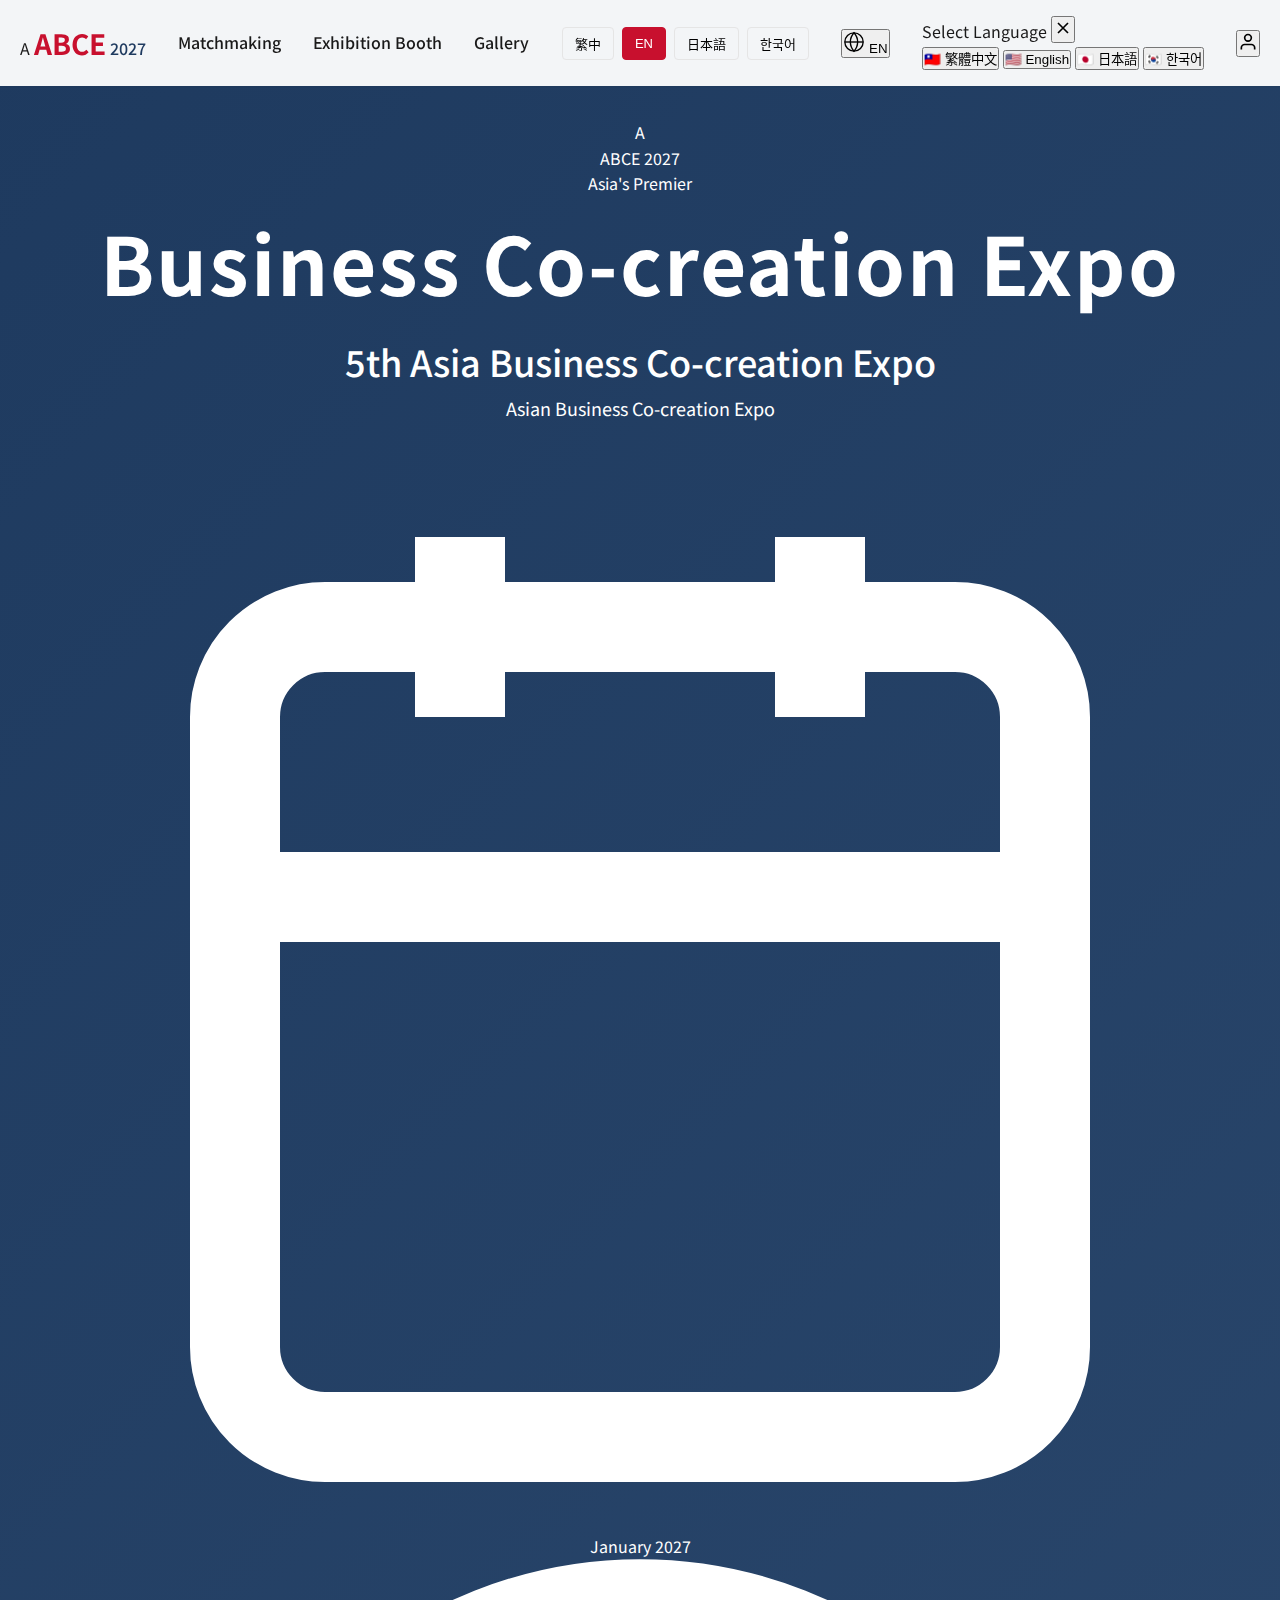
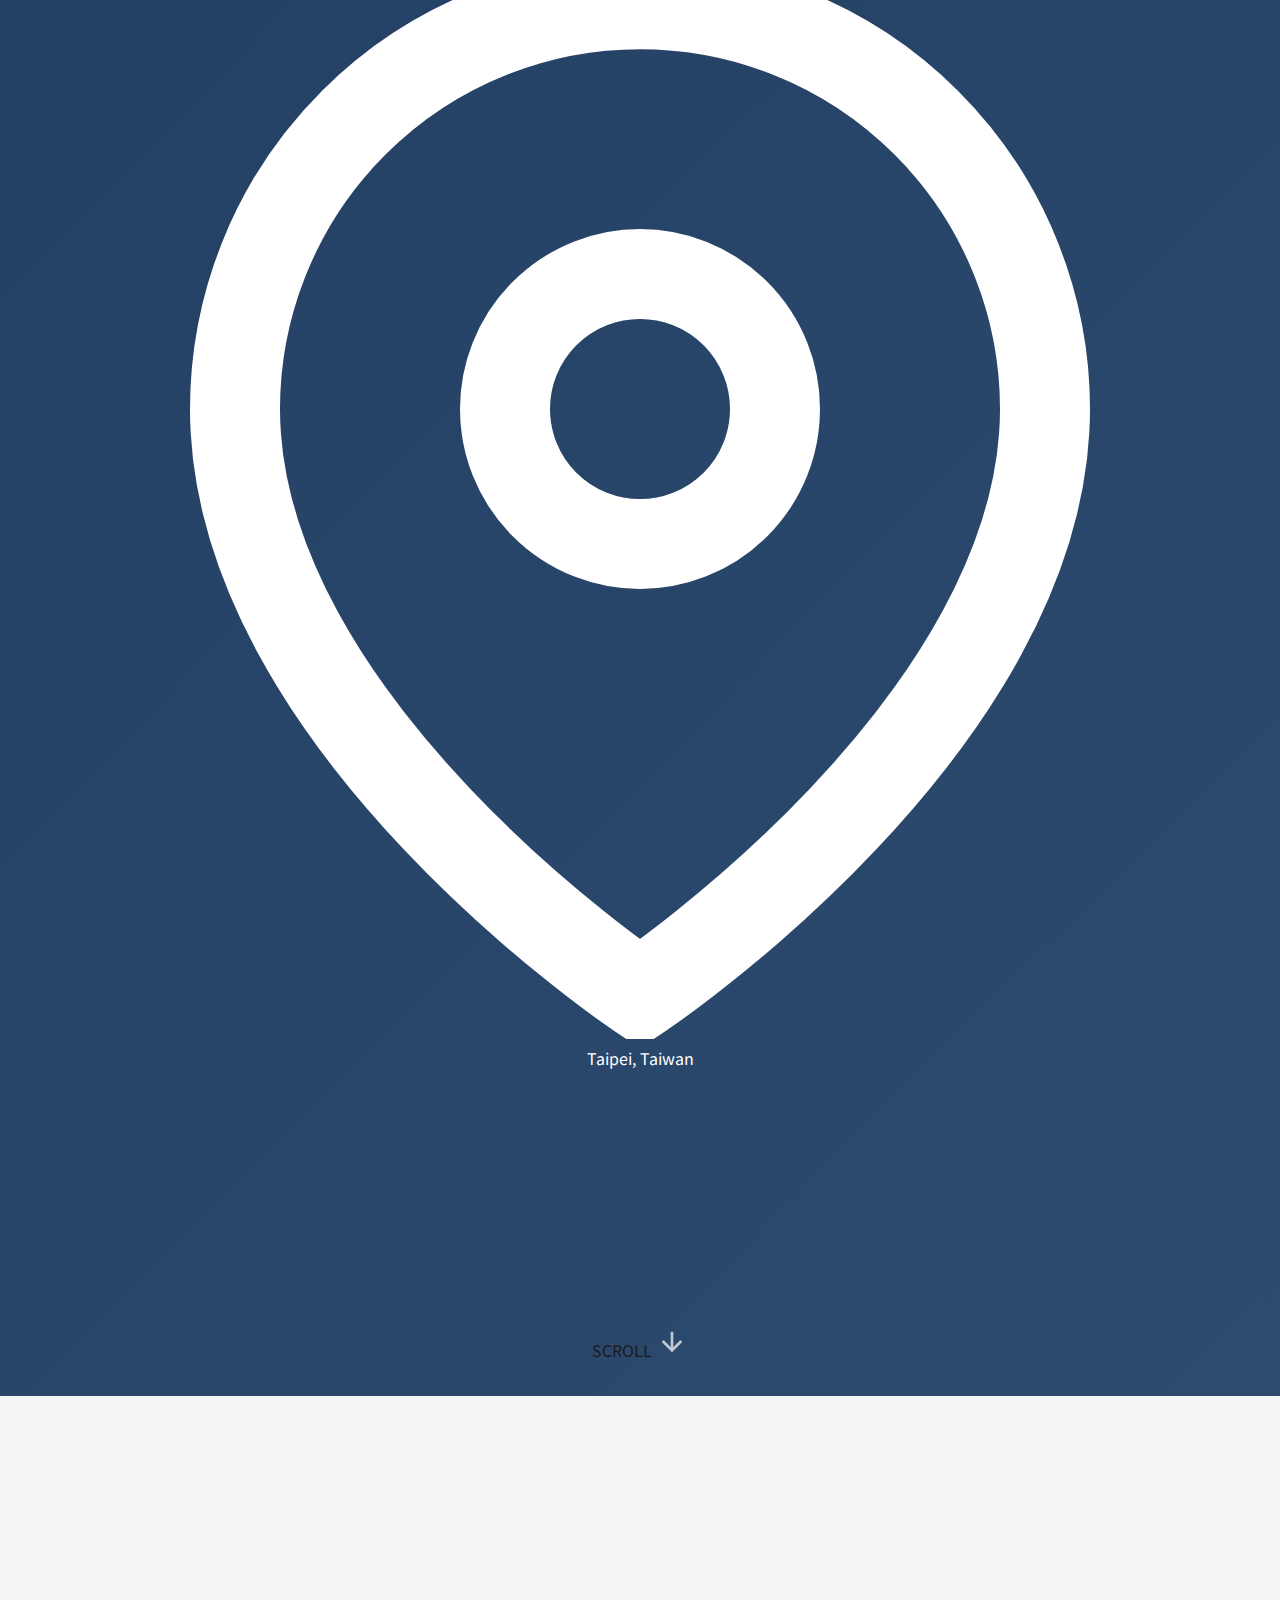
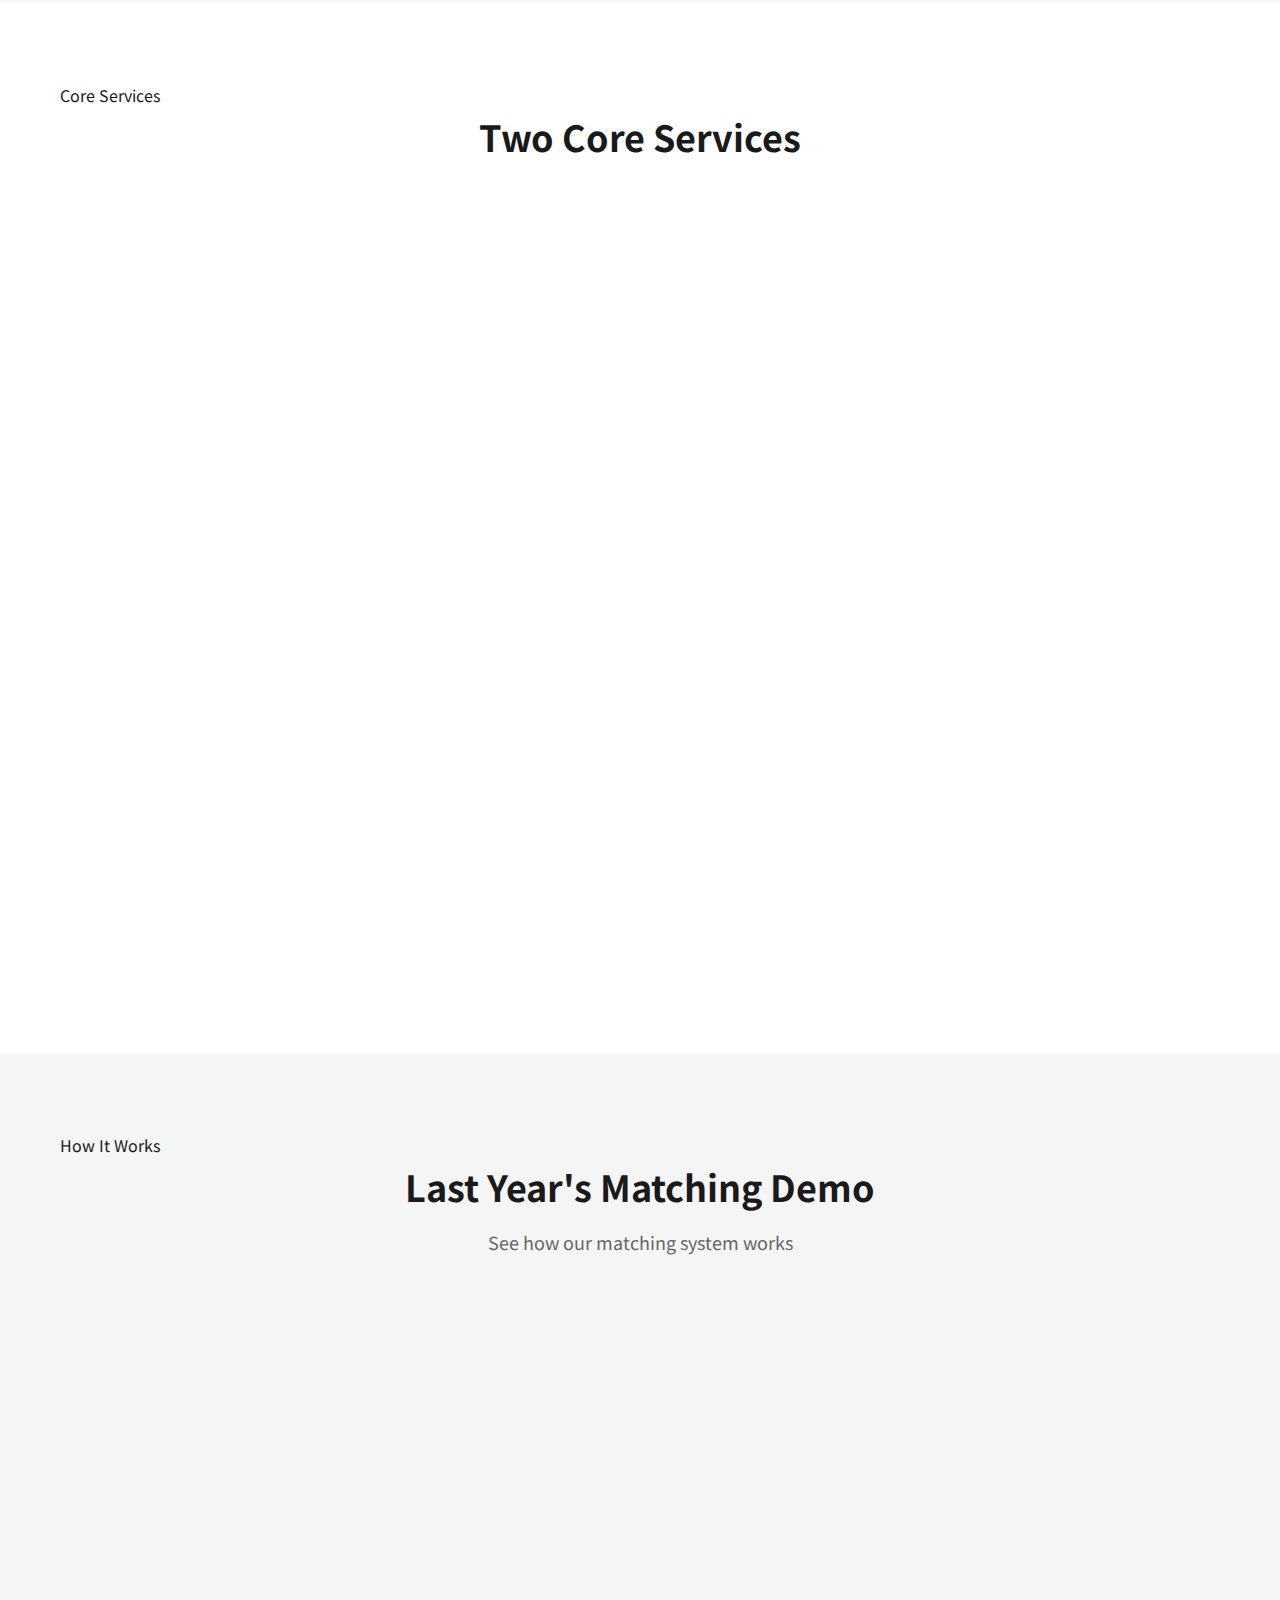
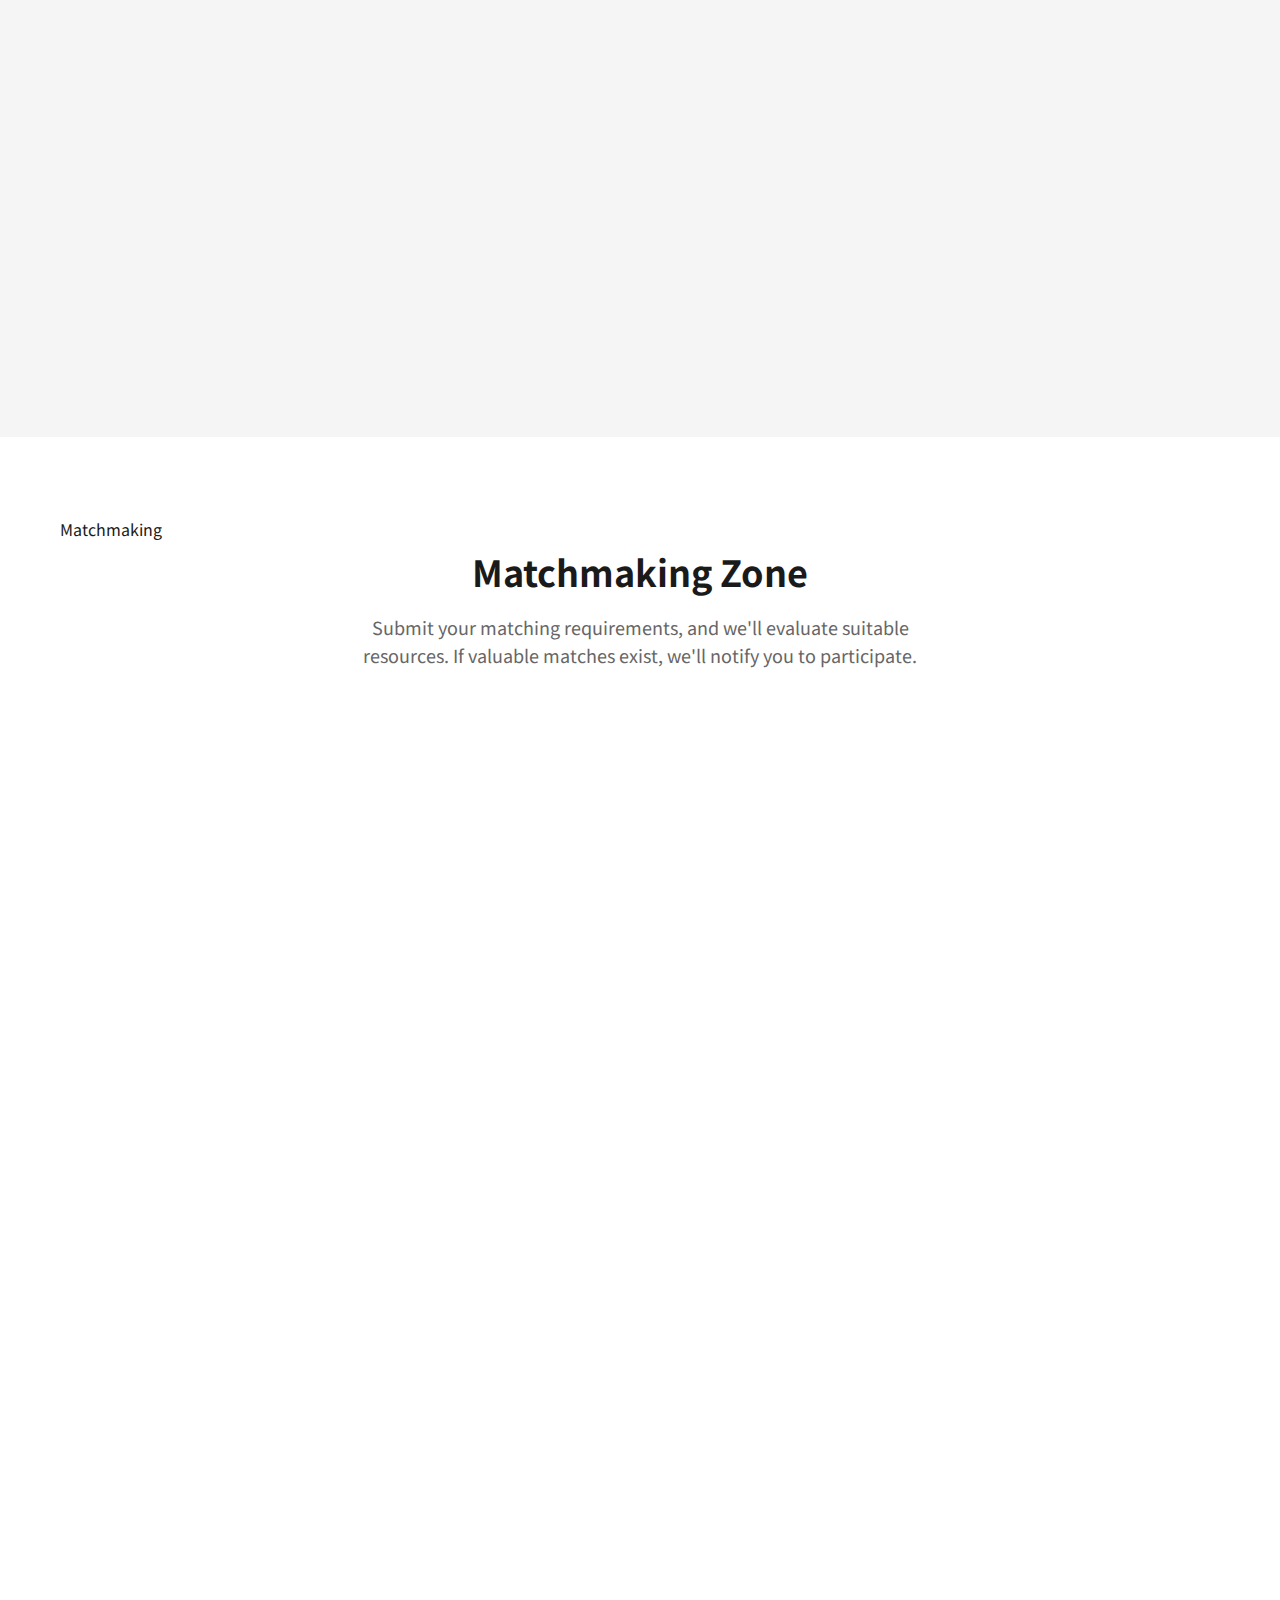
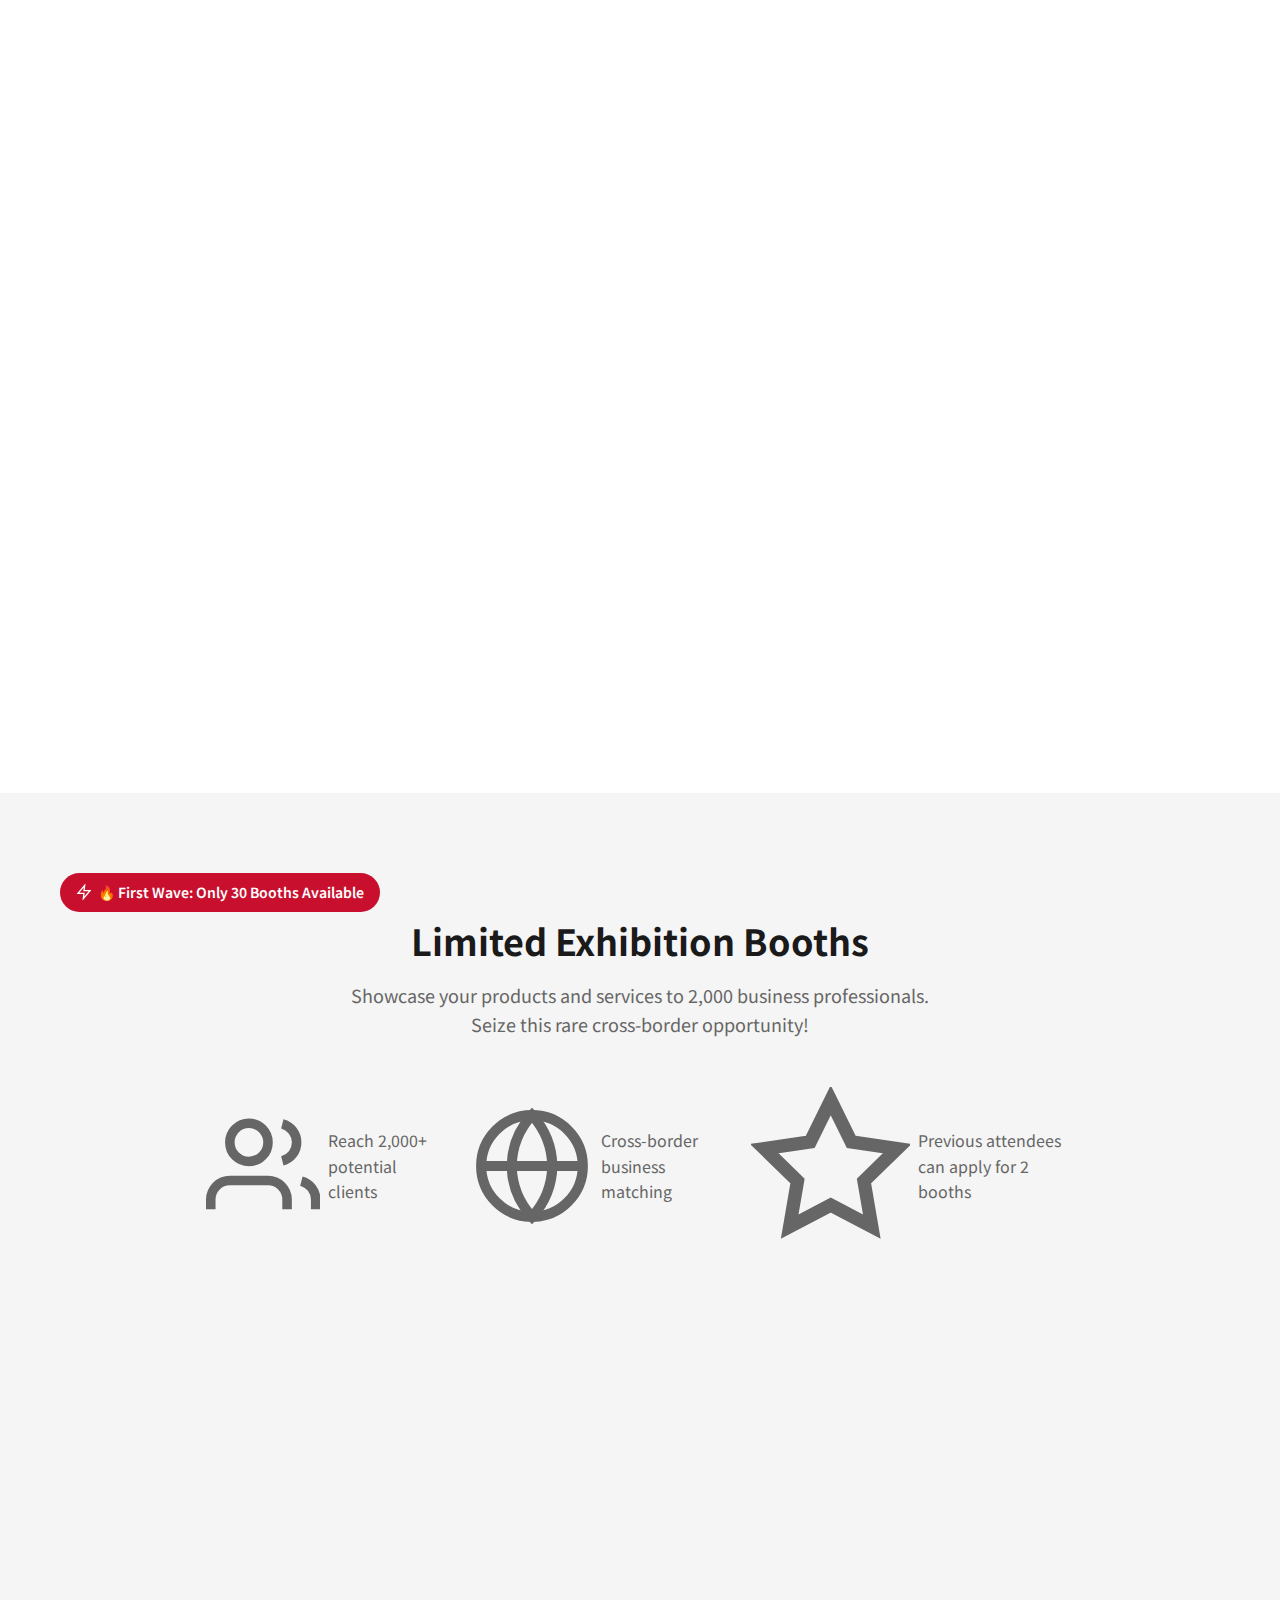
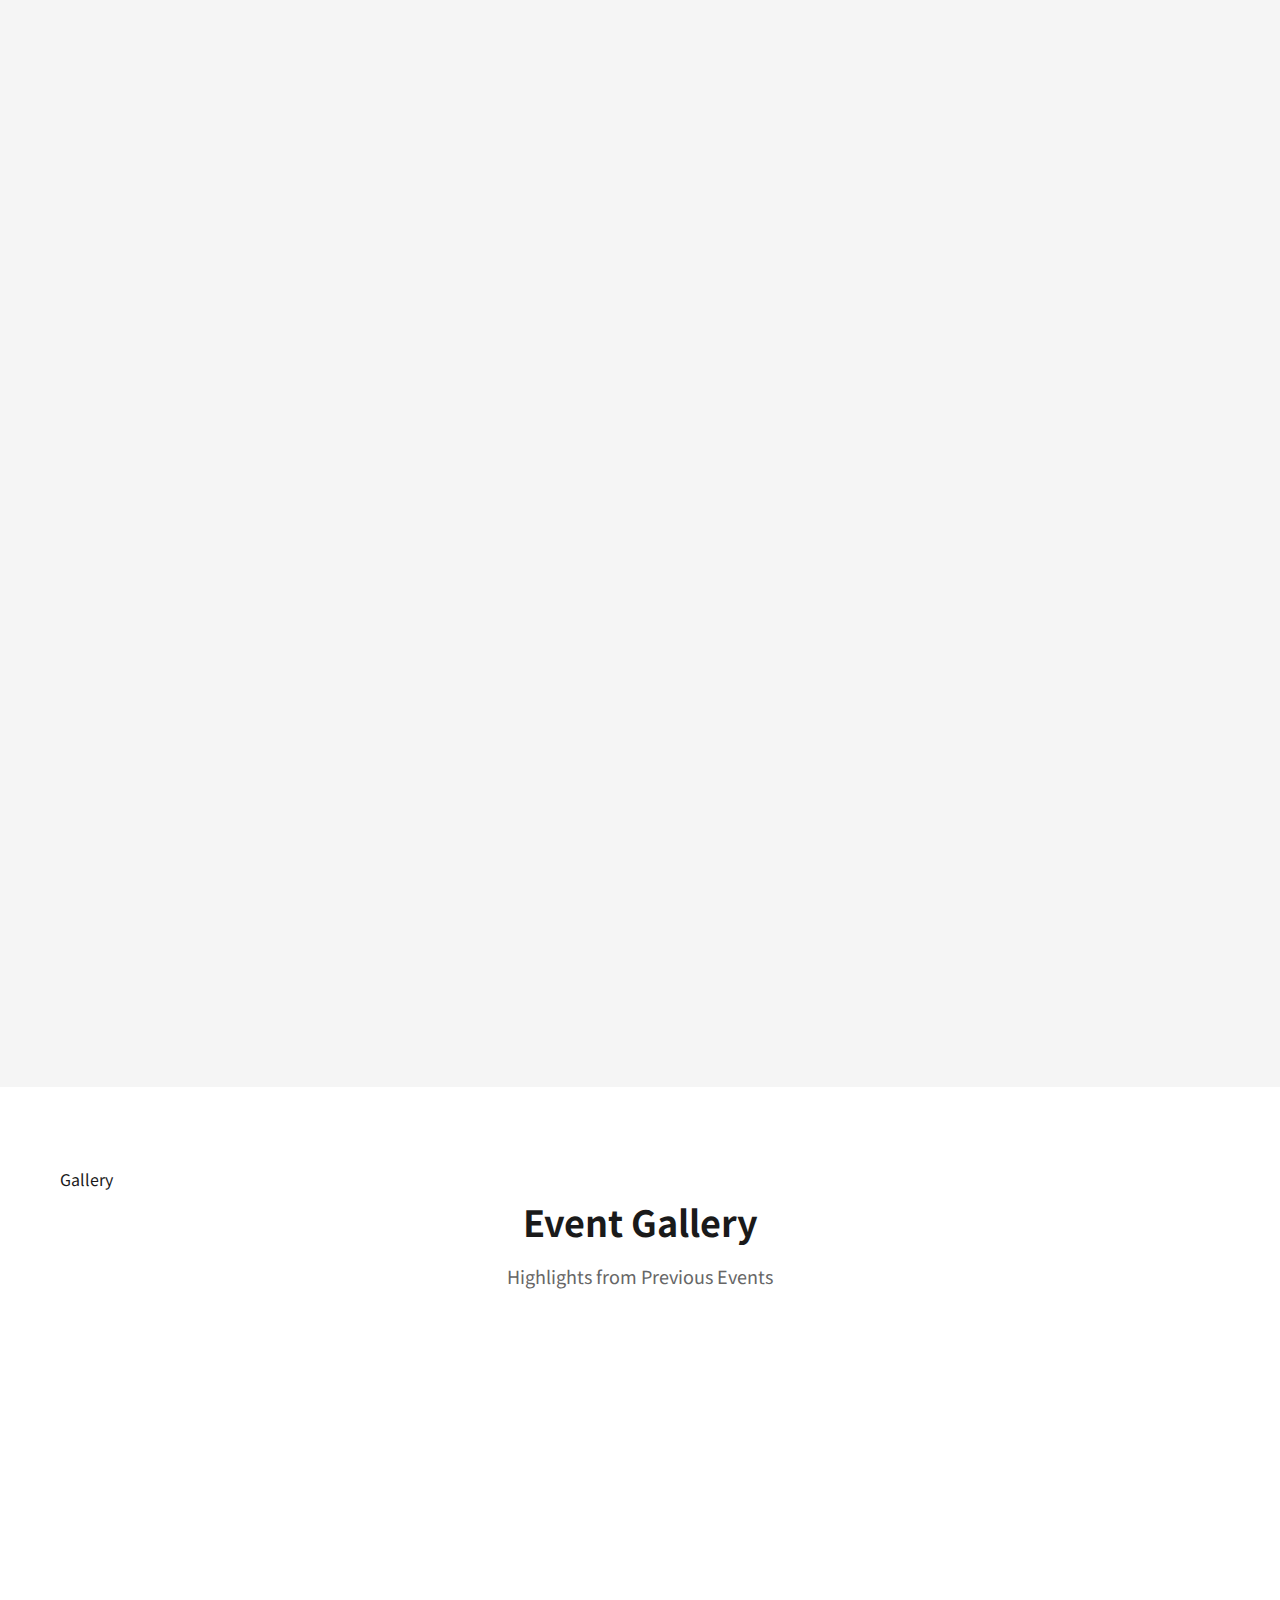
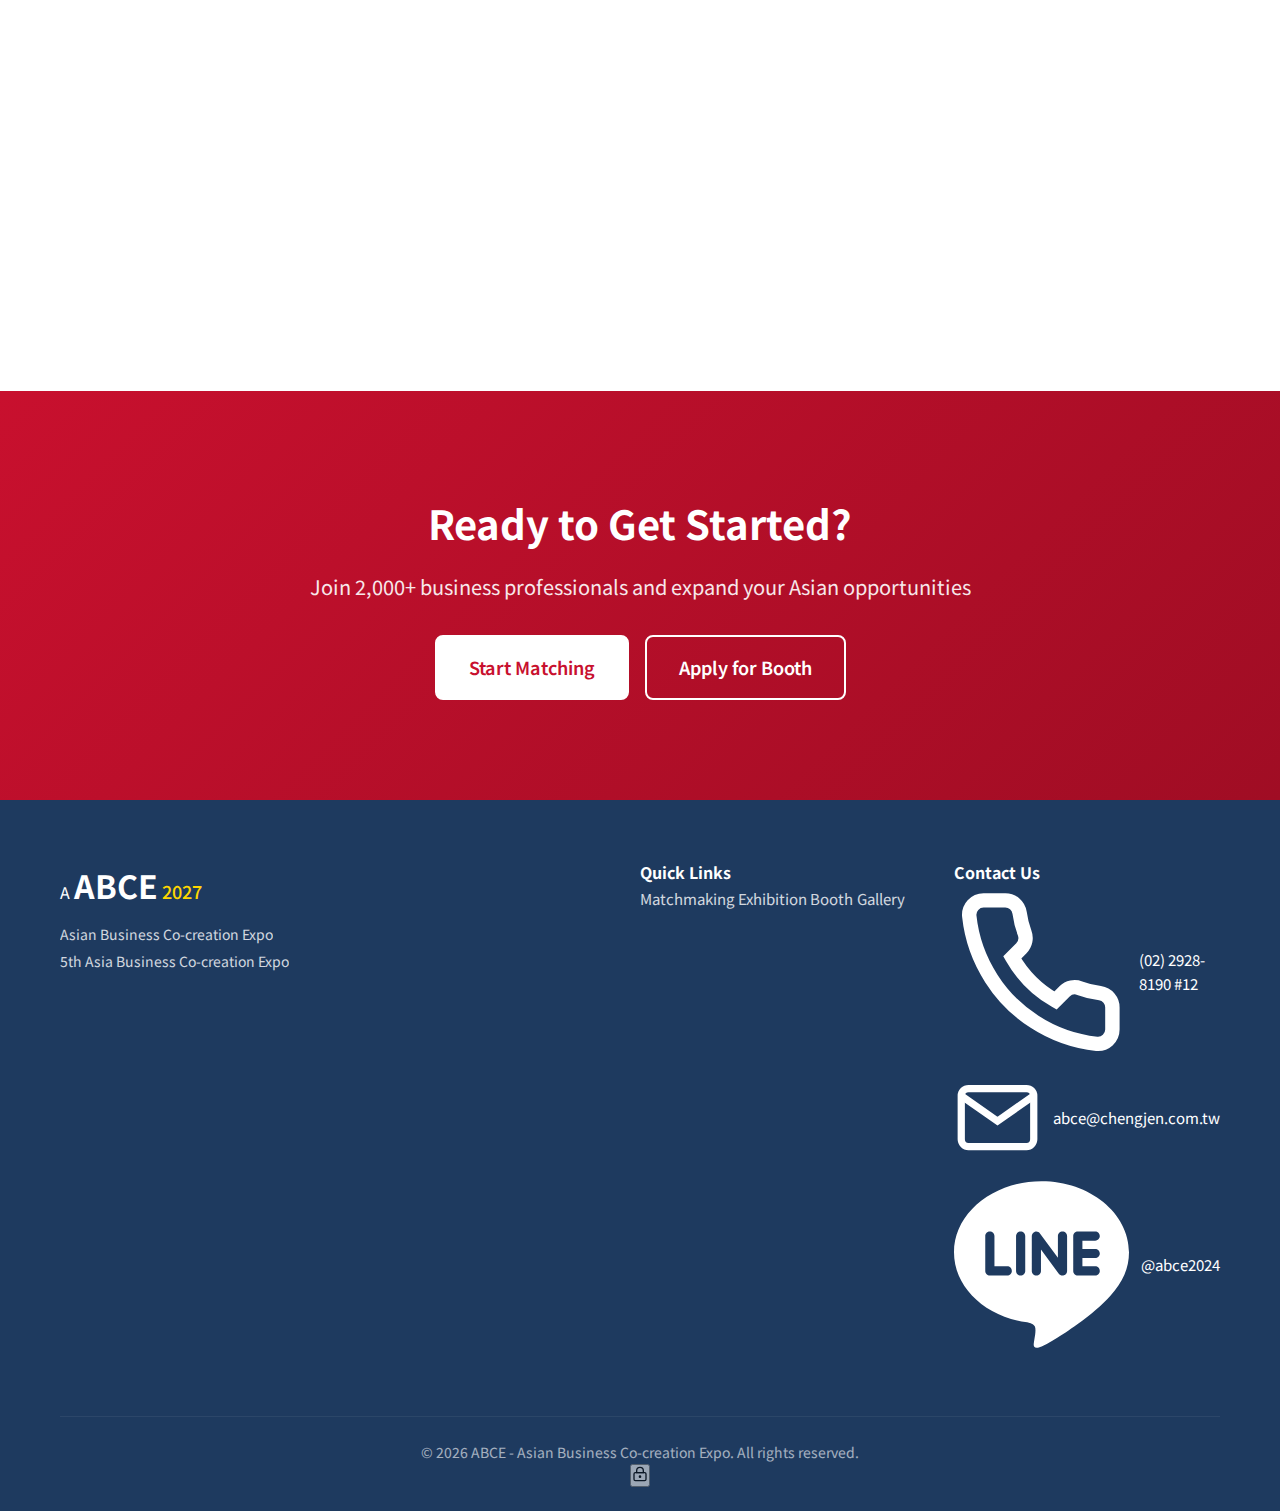
<file: index.html>
<!DOCTYPE html>
<html lang="zh-TW">
<head>
  <meta charset="UTF-8">
  <meta name="viewport" content="width=device-width, initial-scale=1.0">
  <title>ABCE 2027 | Asia's Premier Business Co-creation Expo</title>
  <meta name="description" content="2027年1月台北舉辦，2000+商務人士、8+亞洲國家。立即填寫媒合需求，找到您的商業夥伴。">

  <!-- Open Graph -->
  <meta property="og:title" content="ABCE 2027 | Asia's Premier Business Co-creation Expo">
  <meta property="og:description" content="2027年1月台北，2000+商務人士跨國媒合">
  <meta property="og:type" content="website">

  <!-- Fonts -->
  <link rel="preconnect" href="https://fonts.googleapis.com">
  <link rel="preconnect" href="https://fonts.gstatic.com" crossorigin>
  <link href="https://fonts.googleapis.com/css2?family=Inter:wght@400;500;600;700;800&family=Noto+Sans+TC:wght@400;500;600;700&family=Noto+Sans+JP:wght@400;500;700&family=Noto+Sans+KR:wght@400;500;700&display=swap" rel="stylesheet">

  <!-- Styles -->
  <link rel="stylesheet" href="css/style.css">
</head>
<body>
  <!-- Header -->
  <header class="header">
    <div class="header-content">
      <a href="#" class="logo">
        <div class="logo-mark">A</div>
        <span class="logo-text">ABCE</span>
        <span class="logo-year">2027</span>
      </a>
      <nav class="nav">
        <a href="#matchmaking" class="nav-link" data-i18n="nav.matchmaking">媒合專區</a>
        <a href="#booth" class="nav-link" data-i18n="nav.booth">攤位申請</a>
        <a href="#gallery" class="nav-link" data-i18n="nav.gallery">活動花絮</a>
      </nav>
      <!-- Desktop Language Switcher -->
      <div class="language-switcher desktop-only">
        <button class="lang-btn" data-lang="zh">繁中</button>
        <button class="lang-btn active" data-lang="en">EN</button>
        <button class="lang-btn" data-lang="ja">日本語</button>
        <button class="lang-btn" data-lang="ko">한국어</button>
      </div>

      <!-- Mobile Language Button (Globe Icon) -->
      <button class="mobile-lang-btn" id="mobileLangBtn" aria-label="Change Language">
        <svg viewBox="0 0 24 24" fill="none" stroke="currentColor" stroke-width="1.5" width="22" height="22">
          <circle cx="12" cy="12" r="10"></circle>
          <path d="M2 12h20"></path>
          <path d="M12 2a15.3 15.3 0 0 1 4 10 15.3 15.3 0 0 1-4 10 15.3 15.3 0 0 1-4-10 15.3 15.3 0 0 1 4-10z"></path>
        </svg>
        <span class="current-lang">EN</span>
      </button>

      <!-- Mobile Language Popup -->
      <div class="mobile-lang-popup" id="mobileLangPopup">
        <div class="mobile-lang-popup-header">
          <span data-i18n="language.select">Select Language</span>
          <button class="mobile-lang-close" aria-label="Close">
            <svg viewBox="0 0 24 24" fill="none" stroke="currentColor" stroke-width="2" width="20" height="20">
              <path d="M18 6L6 18M6 6l12 12"></path>
            </svg>
          </button>
        </div>
        <div class="mobile-lang-options">
          <button class="mobile-lang-option" data-lang="zh">
            <span class="lang-flag">🇹🇼</span>
            <span class="lang-name">繁體中文</span>
          </button>
          <button class="mobile-lang-option active" data-lang="en">
            <span class="lang-flag">🇺🇸</span>
            <span class="lang-name">English</span>
          </button>
          <button class="mobile-lang-option" data-lang="ja">
            <span class="lang-flag">🇯🇵</span>
            <span class="lang-name">日本語</span>
          </button>
          <button class="mobile-lang-option" data-lang="ko">
            <span class="lang-flag">🇰🇷</span>
            <span class="lang-name">한국어</span>
          </button>
        </div>
      </div>

      <button class="admin-btn" id="adminBtn" title="Admin Login" data-i18n-title="admin.login">
        <svg viewBox="0 0 24 24" fill="none" stroke="currentColor" stroke-width="2" width="20" height="20">
          <path d="M20 21v-2a4 4 0 0 0-4-4H8a4 4 0 0 0-4 4v2"></path>
          <circle cx="12" cy="7" r="4"></circle>
        </svg>
      </button>
      <button class="mobile-menu-btn" aria-label="Menu">
        <span></span>
        <span></span>
        <span></span>
      </button>
    </div>
  </header>

  <!-- Hero Section -->
  <section class="hero">
    <div class="hero-bg"></div>
    <div class="hero-decoration">
      <div class="hero-line"></div>
      <div class="hero-line"></div>
      <div class="hero-line"></div>
    </div>

    <div class="hero-content">
      <!-- Logo Badge -->
      <div class="hero-logo fade-in">
        <div class="hero-logo-mark">A</div>
        <span class="hero-logo-text">ABCE</span>
        <span class="hero-logo-year">2027</span>
      </div>

      <!-- Title -->
      <p class="hero-eyebrow fade-in fade-in-delay-1" data-i18n="hero.eyebrow">Asia's Premier</p>
      <h1 class="hero-title fade-in fade-in-delay-1">
        <span class="hero-title-line">Business</span>
        <span class="hero-title-line text-gold">Co-creation</span>
        <span class="hero-title-line">Expo</span>
      </h1>
      <p class="hero-subtitle fade-in fade-in-delay-2" data-i18n="hero.subtitle">第五屆 亞洲商媒會</p>
      <p class="hero-fullname fade-in fade-in-delay-2">Asian Business Co-creation Expo</p>

      <!-- Meta Info -->
      <div class="hero-meta fade-in fade-in-delay-2">
        <span class="hero-meta-item">
          <svg viewBox="0 0 24 24" fill="none" stroke="currentColor" stroke-width="2">
            <rect x="3" y="4" width="18" height="18" rx="2" ry="2"></rect>
            <line x1="16" y1="2" x2="16" y2="6"></line>
            <line x1="8" y1="2" x2="8" y2="6"></line>
            <line x1="3" y1="10" x2="21" y2="10"></line>
          </svg>
          <span data-i18n="hero.date">2027年1月</span>
        </span>
        <span class="hero-meta-item">
          <svg viewBox="0 0 24 24" fill="none" stroke="currentColor" stroke-width="2">
            <path d="M21 10c0 7-9 13-9 13s-9-6-9-13a9 9 0 0 1 18 0z"></path>
            <circle cx="12" cy="10" r="3"></circle>
          </svg>
          <span data-i18n="hero.location">Taipei, Taiwan</span>
        </span>
      </div>

      <!-- Countdown -->
      <div class="countdown fade-in fade-in-delay-3" id="countdown">
        <div class="countdown-item">
          <span class="countdown-value" id="countdown-days">---</span>
          <span class="countdown-label">Days</span>
        </div>
        <span class="countdown-separator">:</span>
        <div class="countdown-item">
          <span class="countdown-value" id="countdown-hours">--</span>
          <span class="countdown-label">Hours</span>
        </div>
        <span class="countdown-separator">:</span>
        <div class="countdown-item">
          <span class="countdown-value" id="countdown-mins">--</span>
          <span class="countdown-label">Mins</span>
        </div>
        <span class="countdown-separator">:</span>
        <div class="countdown-item">
          <span class="countdown-value" id="countdown-secs">--</span>
          <span class="countdown-label">Secs</span>
        </div>
      </div>

      <!-- CTA Buttons -->
      <div class="hero-cta fade-in fade-in-delay-3">
        <a href="#matchmaking" class="btn btn-primary btn-lg" data-i18n="cta.matchmaking">開始媒合</a>
        <a href="#booth" class="btn btn-secondary btn-lg" data-i18n="cta.booth">申請攤位</a>
      </div>
    </div>

    <!-- Scroll Indicator -->
    <div class="hero-scroll">
      <span>SCROLL</span>
      <svg viewBox="0 0 24 24" fill="none" stroke="currentColor" stroke-width="2">
        <path d="M12 5v14M19 12l-7 7-7-7"/>
      </svg>
    </div>
  </section>

  <!-- Stats Section -->
  <section class="stats">
    <div class="container">
      <div class="stats-grid">
        <div class="stat-item fade-in">
          <div class="stat-number" data-count="2000">2,000+</div>
          <div class="stat-divider"></div>
          <div class="stat-label" data-i18n="stats.participants">亞洲商務菁英</div>
        </div>
        <div class="stat-item fade-in fade-in-delay-1">
          <div class="stat-number" data-count="8">8+</div>
          <div class="stat-divider"></div>
          <div class="stat-label" data-i18n="stats.countries">參與國家</div>
        </div>
        <div class="stat-item fade-in fade-in-delay-2">
          <div class="stat-number" data-count="500">500+</div>
          <div class="stat-divider"></div>
          <div class="stat-label" data-i18n="stats.opportunities">成功媒合</div>
        </div>
      </div>
    </div>
  </section>

  <!-- Features Section -->
  <section class="features section">
    <div class="container">
      <div class="section-header">
        <span class="section-eyebrow">Core Services</span>
        <h2 class="section-title" data-i18n="features.title">兩大核心服務</h2>
      </div>

      <div class="features-grid">
        <!-- Matchmaking Card -->
        <div class="feature-card fade-in">
          <div class="feature-icon">
            <svg viewBox="0 0 24 24" fill="none" stroke="currentColor" stroke-width="1.5">
              <circle cx="12" cy="12" r="10"/>
              <path d="M12 2a10 10 0 0 0-1 20"/>
              <path d="M12 2a10 10 0 0 1 1 20"/>
              <path d="M2 12h20"/>
              <path d="M12 2c2.5 2.5 4 6 4 10s-1.5 7.5-4 10"/>
              <path d="M12 2c-2.5 2.5-4 6-4 10s1.5 7.5 4 10"/>
            </svg>
          </div>
          <h3 class="feature-title" data-i18n="features.matchmaking.title">精準商務媒合</h3>
          <p class="feature-desc" data-i18n="features.matchmaking.desc">
            填寫您的需求，我們將從 2,000+ 商務人士中為您媒合最適合的商業夥伴。AI 驅動的智能配對系統。
          </p>
          <a href="#matchmaking" class="feature-link" data-i18n="features.matchmaking.cta">
            立即媒合
            <svg viewBox="0 0 24 24" fill="none" stroke="currentColor" stroke-width="2">
              <path d="M5 12h14M12 5l7 7-7 7"/>
            </svg>
          </a>
        </div>

        <!-- Booth Card -->
        <div class="feature-card fade-in fade-in-delay-1">
          <div class="feature-icon">
            <svg viewBox="0 0 24 24" fill="none" stroke="currentColor" stroke-width="1.5">
              <rect x="3" y="3" width="18" height="18" rx="2"/>
              <path d="M3 9h18"/>
              <path d="M9 21V9"/>
            </svg>
          </div>
          <h3 class="feature-title" data-i18n="features.booth.title">品牌展示攤位</h3>
          <p class="feature-desc" data-i18n="features.booth.desc">
            在 2,000 位商務人士面前展示您的產品與服務。僅限 30 個席次，搶佔限量展示機會。
          </p>
          <a href="#booth" class="feature-link" data-i18n="features.booth.cta">
            申請攤位
            <svg viewBox="0 0 24 24" fill="none" stroke="currentColor" stroke-width="2">
              <path d="M5 12h14M12 5l7 7-7 7"/>
            </svg>
          </a>
        </div>
      </div>
    </div>
  </section>

  <!-- Demo Section -->
  <section class="demo section" id="demo">
    <div class="container">
      <div class="section-header">
        <span class="section-eyebrow">How It Works</span>
        <h2 class="section-title" data-i18n="demo.title">媒合系統展示</h2>
        <p class="section-subtitle" data-i18n="demo.subtitle">看看我們的媒合系統如何運作</p>
      </div>

      <div class="demo-wrapper">
        <div class="demo-video fade-in">
          <div class="demo-placeholder">
            <button class="demo-play-btn">
              <svg viewBox="0 0 24 24" fill="currentColor">
                <polygon points="5 3 19 12 5 21 5 3"/>
              </svg>
            </button>
            <p data-i18n="demo.placeholder">媒合系統 Demo 影片</p>
          </div>
        </div>
      </div>
    </div>
  </section>

  <!-- Matchmaking Section -->
  <section class="matchmaking section" id="matchmaking">
    <div class="container">
      <div class="section-header">
        <span class="section-eyebrow">Matchmaking</span>
        <h2 class="section-title" data-i18n="matchmaking.title">媒合專區</h2>
        <p class="section-subtitle" data-i18n="matchmaking.subtitle">
          填寫您的媒合需求，我們將評估是否有適合的資源。若有價值，我們將通知您參與媒合活動。
        </p>
      </div>

      <div class="form-container">
        <form class="form fade-in" id="matchmakingForm">
          <div class="form-row">
            <div class="form-group">
              <label for="mm-name" data-i18n="form.name">姓名 <span class="required">*</span></label>
              <input type="text" id="mm-name" name="name" required placeholder="Your name" data-i18n-placeholder="placeholder.name">
            </div>
            <div class="form-group">
              <label for="mm-company" data-i18n="form.company">公司名稱 <span class="required">*</span></label>
              <input type="text" id="mm-company" name="company" required placeholder="Company/Brand name" data-i18n-placeholder="placeholder.company">
            </div>
          </div>

          <div class="form-group">
            <label data-i18n="form.contactMethod">聯絡方式 <span class="required">*</span></label>
            <div class="contact-input-group">
              <select name="contactType" id="mm-contact-type" class="contact-type-select">
                <option value="LINE">LINE</option>
                <option value="WhatsApp">WhatsApp</option>
                <option value="Phone" data-i18n="option.phone">Phone</option>
              </select>
              <input type="text" id="mm-contact" name="contact" required placeholder="Enter your ID or number" data-i18n-placeholder="placeholder.contact">
            </div>
          </div>

          <div class="form-group">
            <label data-i18n="form.resourceNeeded">需要的資源（勾選後可補充說明）</label>
            <div class="resource-input-wrapper">
              <div class="resource-options" id="resourceCheckboxes">
                <div class="resource-option-item">
                  <label class="checkbox-label">
                    <input type="checkbox" name="resourceNeeded" value="SUPPLIER" data-resource="supplier">
                    <span data-i18n="resource.supplier">供應商</span>
                  </label>
                  <input type="text" name="resourceDetail_SUPPLIER" class="resource-detail-input" data-i18n-placeholder="resource.supplier.placeholder" placeholder="例如：餐飲供應商、肉類供應商、紙類供應商..." style="display: none;">
                </div>
                <div class="resource-option-item">
                  <label class="checkbox-label">
                    <input type="checkbox" name="resourceNeeded" value="BUYER" data-resource="buyer">
                    <span data-i18n="resource.buyer">買家/客戶</span>
                  </label>
                  <input type="text" name="resourceDetail_BUYER" class="resource-detail-input" data-i18n-placeholder="resource.buyer.placeholder" placeholder="例如：餐廳業者、批發商、零售商..." style="display: none;">
                </div>
                <div class="resource-option-item">
                  <label class="checkbox-label">
                    <input type="checkbox" name="resourceNeeded" value="PARTNER" data-resource="partner">
                    <span data-i18n="resource.partner">合作夥伴</span>
                  </label>
                  <input type="text" name="resourceDetail_PARTNER" class="resource-detail-input" data-i18n-placeholder="resource.partner.placeholder" placeholder="例如：技術合作、策略聯盟、跨業合作..." style="display: none;">
                </div>
                <div class="resource-option-item">
                  <label class="checkbox-label">
                    <input type="checkbox" name="resourceNeeded" value="INVESTOR" data-resource="investor">
                    <span data-i18n="resource.investor">投資人</span>
                  </label>
                  <input type="text" name="resourceDetail_INVESTOR" class="resource-detail-input" data-i18n-placeholder="resource.investor.placeholder" placeholder="例如：天使投資人、創投、企業投資..." style="display: none;">
                </div>
                <div class="resource-option-item">
                  <label class="checkbox-label">
                    <input type="checkbox" name="resourceNeeded" value="CHANNEL" data-resource="channel">
                    <span data-i18n="resource.channel">通路/代理</span>
                  </label>
                  <input type="text" name="resourceDetail_CHANNEL" class="resource-detail-input" data-i18n-placeholder="resource.channel.placeholder" placeholder="例如：電商平台、實體通路、海外代理..." style="display: none;">
                </div>
                <div class="resource-option-item">
                  <label class="checkbox-label">
                    <input type="checkbox" name="resourceNeeded" value="TALENT" data-resource="talent">
                    <span data-i18n="resource.talent">人才</span>
                  </label>
                  <input type="text" name="resourceDetail_TALENT" class="resource-detail-input" data-i18n-placeholder="resource.talent.placeholder" placeholder="例如：業務人才、技術人才、管理人才..." style="display: none;">
                </div>
                <div class="resource-option-item">
                  <label class="checkbox-label">
                    <input type="checkbox" name="resourceNeeded" value="OTHER" data-resource="other">
                    <span data-i18n="resource.other">其他</span>
                  </label>
                  <input type="text" name="resourceDetail_OTHER" class="resource-detail-input" data-i18n-placeholder="resource.other.placeholder" placeholder="請說明您需要的資源..." style="display: none;">
                </div>
              </div>
            </div>
          </div>

          <div class="form-group">
            <label data-i18n="form.targetIndustries">想媒合的產業（可複選，勾選後可補充說明）</label>
            <div class="resource-options" id="industryCheckboxes">
              <div class="resource-option-item">
                <label class="checkbox-label">
                  <input type="checkbox" name="targetIndustries" value="FOOD" data-industry="food">
                  <span data-i18n="industry.food">餐飲食品</span>
                </label>
                <input type="text" name="industryDetail_FOOD" class="resource-detail-input industry-detail-input" data-i18n-placeholder="industry.food.placeholder" placeholder="例如：咖啡豆供應商、餐廳設備、食材進口商..." style="display: none;">
              </div>
              <div class="resource-option-item">
                <label class="checkbox-label">
                  <input type="checkbox" name="targetIndustries" value="TECH" data-industry="tech">
                  <span data-i18n="industry.tech">科技資訊</span>
                </label>
                <input type="text" name="industryDetail_TECH" class="resource-detail-input industry-detail-input" data-i18n-placeholder="industry.tech.placeholder" placeholder="例如：軟體開發、AI 解決方案、雲端服務..." style="display: none;">
              </div>
              <div class="resource-option-item">
                <label class="checkbox-label">
                  <input type="checkbox" name="targetIndustries" value="FINANCE" data-industry="finance">
                  <span data-i18n="industry.finance">金融保險</span>
                </label>
                <input type="text" name="industryDetail_FINANCE" class="resource-detail-input industry-detail-input" data-i18n-placeholder="industry.finance.placeholder" placeholder="例如：企業貸款、商業保險、財務顧問..." style="display: none;">
              </div>
              <div class="resource-option-item">
                <label class="checkbox-label">
                  <input type="checkbox" name="targetIndustries" value="MEDICAL" data-industry="medical">
                  <span data-i18n="industry.medical">醫療健康</span>
                </label>
                <input type="text" name="industryDetail_MEDICAL" class="resource-detail-input industry-detail-input" data-i18n-placeholder="industry.medical.placeholder" placeholder="例如：醫療器材、健康食品、長照服務..." style="display: none;">
              </div>
              <div class="resource-option-item">
                <label class="checkbox-label">
                  <input type="checkbox" name="targetIndustries" value="RETAIL" data-industry="retail">
                  <span data-i18n="industry.retail">零售批發</span>
                </label>
                <input type="text" name="industryDetail_RETAIL" class="resource-detail-input industry-detail-input" data-i18n-placeholder="industry.retail.placeholder" placeholder="例如：電商平台、實體通路、批發商..." style="display: none;">
              </div>
              <div class="resource-option-item">
                <label class="checkbox-label">
                  <input type="checkbox" name="targetIndustries" value="PROFESSIONAL" data-industry="professional">
                  <span data-i18n="industry.professional">專業服務</span>
                </label>
                <input type="text" name="industryDetail_PROFESSIONAL" class="resource-detail-input industry-detail-input" data-i18n-placeholder="industry.professional.placeholder" placeholder="例如：法律顧問、會計師、人資顧問..." style="display: none;">
              </div>
              <div class="resource-option-item">
                <label class="checkbox-label">
                  <input type="checkbox" name="targetIndustries" value="MANUFACTURING" data-industry="manufacturing">
                  <span data-i18n="industry.manufacturing">製造/工程</span>
                </label>
                <input type="text" name="industryDetail_MANUFACTURING" class="resource-detail-input industry-detail-input" data-i18n-placeholder="industry.manufacturing.placeholder" placeholder="例如：OEM代工、模具製造、工程承包..." style="display: none;">
              </div>
              <div class="resource-option-item">
                <label class="checkbox-label">
                  <input type="checkbox" name="targetIndustries" value="OTHER" data-industry="other">
                  <span data-i18n="industry.other">其他</span>
                </label>
                <input type="text" name="industryDetail_OTHER" class="resource-detail-input industry-detail-input" data-i18n-placeholder="industry.other.placeholder" placeholder="請說明您想媒合的產業類型..." style="display: none;">
              </div>
            </div>
          </div>

          <div class="form-group">
            <label for="mm-freetext" data-i18n="form.freeDescription">或直接描述您的需求</label>
            <textarea id="mm-freetext" name="freeDescription" rows="3" placeholder="e.g., Looking for coffee suppliers in Taipei, need Japanese-speaking sales talents..." data-i18n-placeholder="placeholder.freeDescription"></textarea>
          </div>

          <p class="form-hint" data-i18n="form.requirementHint">* 以上三項（需要的資源、想媒合的產業、自由描述）至少填寫一項</p>

          <button type="submit" class="btn btn-primary btn-lg btn-full" data-i18n="form.submitMatchmaking">
            送出媒合需求
          </button>
        </form>
      </div>
    </div>
  </section>

  <!-- Matchmaking Result Modal -->
  <div class="modal" id="matchmakingResult">
    <div class="modal-overlay"></div>
    <div class="modal-content">
      <button class="modal-close">&times;</button>
      <div class="result-icon">
        <svg viewBox="0 0 24 24" fill="none" stroke="currentColor" stroke-width="2">
          <path d="M22 11.08V12a10 10 0 1 1-5.93-9.14"/>
          <polyline points="22 4 12 14.01 9 11.01"/>
        </svg>
      </div>
      <h3 class="result-title" data-i18n="result.title">感謝您的填寫！</h3>
      <p class="result-subtitle" data-i18n="result.subtitle">根據您的需求，在 2,000+ 資源中：</p>
      <div class="result-stats" id="resultStats">
        <!-- Dynamic content -->
      </div>
      <p class="result-notice" data-i18n="result.notice">
        我們將評估媒合機會，並於活動前通知您。
      </p>
      <div class="result-cta">
        <a href="#booth" class="btn btn-primary" data-i18n="result.applyBooth" onclick="closeModal()">申請展示攤位</a>
        <button class="btn btn-ghost" onclick="closeModal()" data-i18n="result.backHome">返回首頁</button>
      </div>
    </div>
  </div>

  <!-- Booth Section -->
  <section class="booth section" id="booth">
    <div class="container">
      <div class="section-header">
        <div class="booth-badge">
          <svg viewBox="0 0 24 24" fill="none" stroke="currentColor" stroke-width="2" width="16" height="16">
            <polygon points="13 2 3 14 12 14 11 22 21 10 12 10 13 2"/>
          </svg>
          <span data-i18n="booth.limited">🔥 第一波開放僅限 30 個攤位</span>
        </div>
        <h2 class="section-title" data-i18n="booth.title">限量展示攤位</h2>
        <p class="section-subtitle" data-i18n="booth.subtitle">
          在 2,000 位商務人士面前展示您的產品與服務，把握難得的跨國商機！
        </p>
      </div>

      <div class="booth-benefits">
        <div class="benefit-item">
          <svg viewBox="0 0 24 24" fill="none" stroke="currentColor" stroke-width="2">
            <path d="M17 21v-2a4 4 0 0 0-4-4H5a4 4 0 0 0-4 4v2"/>
            <circle cx="9" cy="7" r="4"/>
            <path d="M23 21v-2a4 4 0 0 0-3-3.87"/>
            <path d="M16 3.13a4 4 0 0 1 0 7.75"/>
          </svg>
          <span data-i18n="booth.benefit1">接觸 2,000+ 潛在客戶</span>
        </div>
        <div class="benefit-item">
          <svg viewBox="0 0 24 24" fill="none" stroke="currentColor" stroke-width="2">
            <circle cx="12" cy="12" r="10"/>
            <line x1="2" y1="12" x2="22" y2="12"/>
            <path d="M12 2a15.3 15.3 0 0 1 4 10 15.3 15.3 0 0 1-4 10 15.3 15.3 0 0 1-4-10 15.3 15.3 0 0 1 4-10z"/>
          </svg>
          <span data-i18n="booth.benefit2">跨國商務媒合機會</span>
        </div>
        <div class="benefit-item">
          <svg viewBox="0 0 24 24" fill="none" stroke="currentColor" stroke-width="2">
            <polygon points="12 2 15.09 8.26 22 9.27 17 14.14 18.18 21.02 12 17.77 5.82 21.02 7 14.14 2 9.27 8.91 8.26 12 2"/>
          </svg>
          <span data-i18n="booth.benefit3">曾參加者可報名 2 個攤位</span>
        </div>
      </div>

      <div class="form-container">
        <form class="form fade-in" id="boothForm">
          <div class="form-row">
            <div class="form-group">
              <label for="booth-name" data-i18n="form.name">姓名 <span class="required">*</span></label>
              <input type="text" id="booth-name" name="name" required>
            </div>
            <div class="form-group">
              <label for="booth-company" data-i18n="form.company">公司名稱 <span class="required">*</span></label>
              <input type="text" id="booth-company" name="company" required>
            </div>
          </div>

          <div class="form-row">
            <div class="form-group">
              <label for="booth-email" data-i18n="form.email">電子郵件 <span class="required">*</span></label>
              <input type="email" id="booth-email" name="email" required>
            </div>
            <div class="form-group">
              <label for="booth-phone" data-i18n="form.phone">電話 <span class="required">*</span></label>
              <input type="tel" id="booth-phone" name="phone" required>
            </div>
          </div>

          <div class="form-row">
            <div class="form-group">
              <label for="booth-country" data-i18n="form.country">國家/地區 <span class="required">*</span></label>
              <select id="booth-country" name="country" required>
                <option value="" data-i18n="form.selectCountry">Please select</option>
                <option value="TW" data-i18n="country.TW">Taiwan</option>
                <option value="JP" data-i18n="country.JP">Japan</option>
                <option value="KR" data-i18n="country.KR">South Korea</option>
                <option value="MY" data-i18n="country.MY">Malaysia</option>
                <option value="SG" data-i18n="country.SG">Singapore</option>
                <option value="TH" data-i18n="country.TH">Thailand</option>
                <option value="PH" data-i18n="country.PH">Philippines</option>
                <option value="VN" data-i18n="country.VN">Vietnam</option>
                <option value="ID" data-i18n="country.ID">Indonesia</option>
                <option value="HK" data-i18n="country.HK">Hong Kong</option>
                <option value="CN" data-i18n="country.CN">China</option>
                <option value="OTHER" data-i18n="country.OTHER">Other</option>
              </select>
            </div>
            <div class="form-group">
              <label for="booth-industry" data-i18n="form.yourIndustry">產業類別 <span class="required">*</span></label>
              <select id="booth-industry" name="industry" required>
                <option value="" data-i18n="form.selectIndustry">Please select</option>
                <option value="FOOD" data-i18n="industry.food">Food & Beverage</option>
                <option value="TECH" data-i18n="industry.tech">Technology</option>
                <option value="MANUFACTURING" data-i18n="industry.manufacturing">Manufacturing</option>
                <option value="FINANCE" data-i18n="industry.finance">Finance & Insurance</option>
                <option value="REAL_ESTATE" data-i18n="industry.realEstate">Real Estate</option>
                <option value="RETAIL" data-i18n="industry.retail">Retail & Wholesale</option>
                <option value="MEDICAL" data-i18n="industry.medical">Healthcare</option>
                <option value="EDUCATION" data-i18n="industry.education">Education</option>
                <option value="MARKETING" data-i18n="industry.marketing">Marketing & Advertising</option>
                <option value="LEGAL" data-i18n="industry.legal">Legal & Accounting</option>
                <option value="LOGISTICS" data-i18n="industry.logistics">Logistics</option>
                <option value="TOURISM" data-i18n="industry.tourism">Tourism</option>
                <option value="CONSTRUCTION" data-i18n="industry.construction">Construction & Engineering</option>
                <option value="BEAUTY" data-i18n="industry.beauty">Beauty & Wellness</option>
                <option value="PROFESSIONAL" data-i18n="industry.professional">Professional Services</option>
                <option value="OTHER" data-i18n="industry.other">Other</option>
              </select>
            </div>
          </div>

          <div class="form-group">
            <label for="booth-intro" data-i18n="form.companyIntro">公司簡介 <span class="required">*</span></label>
            <textarea id="booth-intro" name="companyIntro" rows="3" required placeholder="Brief description of your business..." data-i18n-placeholder="placeholder.companyIntro"></textarea>
          </div>

          <div class="form-group">
            <label for="booth-products" data-i18n="form.products">展示產品/服務 <span class="required">*</span></label>
            <textarea id="booth-products" name="products" rows="3" required placeholder="Describe the products or services you want to showcase..." data-i18n-placeholder="placeholder.products"></textarea>
          </div>

          <div class="form-row">
            <div class="form-group">
              <label data-i18n="form.attendedBefore">曾參加過商媒會？ <span class="required">*</span></label>
              <div class="radio-group">
                <label class="radio-label">
                  <input type="radio" name="boothAttendedBefore" value="yes" required>
                  <span data-i18n="form.yes">是</span>
                </label>
                <label class="radio-label">
                  <input type="radio" name="boothAttendedBefore" value="no">
                  <span data-i18n="form.no">否</span>
                </label>
              </div>
            </div>
            <div class="form-group">
              <label data-i18n="form.boothCount">申請攤位數 <span class="required">*</span></label>
              <div class="radio-group">
                <label class="radio-label">
                  <input type="radio" name="boothCount" value="1" required>
                  <span>1 <span data-i18n="form.booth">個攤位</span></span>
                </label>
                <label class="radio-label">
                  <input type="radio" name="boothCount" value="2">
                  <span>2 <span data-i18n="form.booths">個攤位</span></span>
                </label>
              </div>
            </div>
          </div>

          <div class="form-group">
            <label for="booth-taxid" data-i18n="form.taxId">統一編號/稅號（選填）</label>
            <input type="text" id="booth-taxid" name="taxId">
          </div>

          <div class="form-group">
            <label for="booth-request" data-i18n="form.specialRequest">特殊需求（選填）</label>
            <textarea id="booth-request" name="specialRequest" rows="2" placeholder="Any special requirements..." data-i18n-placeholder="placeholder.specialRequest"></textarea>
          </div>

          <div class="pricing-box">
            <div class="pricing-amount">
              <span style="font-size: 0.6em; font-weight: 500; display: block; margin-bottom: 4px;" data-i18n="booth.deposit">Deposit</span>
              NT$ 15,000 <span style="font-size: 0.5em; font-weight: 400;">/ <span data-i18n="booth.perBooth">每攤位</span></span>
            </div>
            <p class="pricing-note" data-i18n="booth.pricingNote">* 確認報名後將通知付款方式</p>
          </div>

          <button type="submit" class="btn btn-primary btn-lg btn-full" data-i18n="form.submitBooth">
            送出攤位申請
          </button>
        </form>
      </div>
    </div>
  </section>

  <!-- Booth Success Modal -->
  <div class="modal" id="boothSuccess">
    <div class="modal-overlay"></div>
    <div class="modal-content">
      <button class="modal-close">&times;</button>
      <div class="result-icon">
        <svg viewBox="0 0 24 24" fill="none" stroke="currentColor" stroke-width="2">
          <path d="M22 11.08V12a10 10 0 1 1-5.93-9.14"/>
          <polyline points="22 4 12 14.01 9 11.01"/>
        </svg>
      </div>
      <h3 class="result-title" data-i18n="boothSuccess.title">攤位申請已送出！</h3>
      <p class="result-subtitle" data-i18n="boothSuccess.subtitle">
        我們已收到您的攤位申請，將盡快與您聯繫確認付款事宜。
      </p>
      <p class="result-notice" data-i18n="boothSuccess.notice">
        確認信已發送至您的信箱，請留意查收。
      </p>
      <div class="result-cta">
        <button class="btn btn-primary" onclick="closeBoothModal()" data-i18n="result.backHome">返回首頁</button>
      </div>
    </div>
  </div>

  <!-- Gallery Section -->
  <section class="gallery section" id="gallery">
    <div class="container">
      <div class="section-header">
        <span class="section-eyebrow">Gallery</span>
        <h2 class="section-title" data-i18n="gallery.title">過往活動花絮</h2>
        <p class="section-subtitle" data-i18n="gallery.subtitle">回顧精彩時刻</p>
      </div>

      <div class="gallery-grid">
        <div class="gallery-item fade-in">
          <img src="images/gallery-1.jpg" alt="Event Gallery 1" data-i18n-alt="gallery.alt1" loading="lazy">
        </div>
        <div class="gallery-item fade-in fade-in-delay-1">
          <img src="images/gallery-2.jpg" alt="Event Gallery 2" data-i18n-alt="gallery.alt2" loading="lazy">
        </div>
        <div class="gallery-item fade-in fade-in-delay-2">
          <img src="images/gallery-3.jpg" alt="Event Gallery 3" data-i18n-alt="gallery.alt3" loading="lazy">
        </div>
        <div class="gallery-item fade-in fade-in-delay-3">
          <img src="images/gallery-4.jpg" alt="Event Gallery 4" data-i18n-alt="gallery.alt4" loading="lazy">
        </div>
        <div class="gallery-item fade-in">
          <img src="images/gallery-5.jpg" alt="Event Gallery 5" data-i18n-alt="gallery.alt5" loading="lazy">
        </div>
        <div class="gallery-item fade-in fade-in-delay-1">
          <img src="images/gallery-6.jpg" alt="Event Gallery 6" data-i18n-alt="gallery.alt6" loading="lazy">
        </div>
        <div class="gallery-item fade-in fade-in-delay-2">
          <img src="images/gallery-7.jpg" alt="Event Gallery 7" data-i18n-alt="gallery.alt7" loading="lazy">
        </div>
        <div class="gallery-item fade-in fade-in-delay-3">
          <img src="images/gallery-8.jpg" alt="Event Gallery 8" data-i18n-alt="gallery.alt8" loading="lazy">
        </div>
      </div>
    </div>
  </section>

  <!-- CTA Section -->
  <section class="cta-section">
    <div class="container">
      <div class="cta-content">
        <h2 class="cta-title" data-i18n="cta.title">準備好開始了嗎？</h2>
        <p class="cta-subtitle" data-i18n="cta.subtitle">加入 2,000+ 商務人士，拓展您的亞洲商機</p>
        <div class="cta-buttons">
          <a href="#matchmaking" class="btn btn-primary btn-lg" data-i18n="cta.matchmaking">開始媒合</a>
          <a href="#booth" class="btn btn-secondary btn-lg" data-i18n="cta.booth">申請攤位</a>
        </div>
      </div>
    </div>
  </section>

  <!-- Footer -->
  <footer class="footer">
    <div class="container">
      <div class="footer-content">
        <div class="footer-brand">
          <div class="footer-logo">
            <div class="logo-mark">A</div>
            <span class="logo-text">ABCE</span>
            <span class="logo-year">2027</span>
          </div>
          <p class="footer-tagline">Asian Business Co-creation Expo</p>
          <p class="footer-tagline" data-i18n="footer.tagline">第五屆亞洲商媒會</p>
        </div>

        <div class="footer-section">
          <h4 data-i18n="footer.quickLinks">快速連結</h4>
          <div class="footer-links">
            <a href="#matchmaking" data-i18n="nav.matchmaking">媒合專區</a>
            <a href="#booth" data-i18n="nav.booth">攤位申請</a>
            <a href="#gallery" data-i18n="nav.gallery">活動花絮</a>
          </div>
        </div>

        <div class="footer-section">
          <h4 data-i18n="footer.contact">聯絡我們</h4>
          <ul class="contact-list">
            <li>
              <svg viewBox="0 0 24 24" fill="none" stroke="currentColor" stroke-width="2">
                <path d="M22 16.92v3a2 2 0 0 1-2.18 2 19.79 19.79 0 0 1-8.63-3.07 19.5 19.5 0 0 1-6-6 19.79 19.79 0 0 1-3.07-8.67A2 2 0 0 1 4.11 2h3a2 2 0 0 1 2 1.72 12.84 12.84 0 0 0 .7 2.81 2 2 0 0 1-.45 2.11L8.09 9.91a16 16 0 0 0 6 6l1.27-1.27a2 2 0 0 1 2.11-.45 12.84 12.84 0 0 0 2.81.7A2 2 0 0 1 22 16.92z"/>
              </svg>
              <span>(02) 2928-8190 #12</span>
            </li>
            <li>
              <svg viewBox="0 0 24 24" fill="none" stroke="currentColor" stroke-width="2">
                <path d="M4 4h16c1.1 0 2 .9 2 2v12c0 1.1-.9 2-2 2H4c-1.1 0-2-.9-2-2V6c0-1.1.9-2 2-2z"/>
                <polyline points="22,6 12,13 2,6"/>
              </svg>
              <a href="mailto:abce@chengjen.com.tw">abce@chengjen.com.tw</a>
            </li>
            <li>
              <svg viewBox="0 0 24 24" fill="currentColor">
                <path d="M19.365 9.863c.349 0 .63.285.63.631 0 .345-.281.63-.63.63H17.61v1.125h1.755c.349 0 .63.283.63.63 0 .344-.281.629-.63.629h-2.386c-.345 0-.627-.285-.627-.629V8.108c0-.345.282-.63.63-.63h2.386c.346 0 .627.285.627.63 0 .349-.281.63-.63.63H17.61v1.125h1.755zm-3.855 3.016c0 .27-.174.51-.432.596-.064.021-.133.031-.199.031-.211 0-.391-.09-.51-.25l-2.443-3.317v2.94c0 .344-.279.629-.631.629-.346 0-.626-.285-.626-.629V8.108c0-.27.173-.51.43-.595.06-.023.136-.033.194-.033.195 0 .375.104.495.254l2.462 3.33V8.108c0-.345.282-.63.63-.63.345 0 .63.285.63.63v4.771zm-5.741 0c0 .344-.282.629-.631.629-.345 0-.627-.285-.627-.629V8.108c0-.345.282-.63.63-.63.346 0 .628.285.628.63v4.771zm-2.466.629H4.917c-.345 0-.63-.285-.63-.629V8.108c0-.345.285-.63.63-.63.348 0 .63.285.63.63v4.141h1.756c.348 0 .629.283.629.63 0 .344-.282.629-.629.629M24 10.314C24 4.943 18.615.572 12 .572S0 4.943 0 10.314c0 4.811 4.27 8.842 10.035 9.608.391.082.923.258 1.058.59.12.301.079.766.038 1.08l-.164 1.02c-.045.301-.24 1.186 1.049.645 1.291-.539 6.916-4.078 9.436-6.975C23.176 14.393 24 12.458 24 10.314"/>
              </svg>
              <span>@abce2024</span>
            </li>
          </ul>
        </div>
      </div>

      <div class="footer-bottom">
        <p>&copy; 2026 ABCE - Asian Business Co-creation Expo. All rights reserved.</p>
        <button class="admin-btn" onclick="openAdmin()" title="Admin Login" data-i18n-title="admin.login">
          <svg width="16" height="16" viewBox="0 0 24 24" fill="none" stroke="currentColor" stroke-width="2">
            <path d="M12 2a5 5 0 0 1 5 5v3H7V7a5 5 0 0 1 5-5z"/>
            <rect x="3" y="10" width="18" height="12" rx="2"/>
            <circle cx="12" cy="16" r="1"/>
          </svg>
        </button>
      </div>
    </div>
  </footer>

  <script>
    // 右上角管理員按鈕 - 直接跳轉到 admin.html（由 admin.html 處理登入）
    document.getElementById('adminBtn').addEventListener('click', function() {
      window.location.href = 'admin.html';
    });
  </script>

  <!-- Scripts -->
  <script src="js/i18n.js"></script>
  <script src="js/main.js"></script>
</body>
</html>
</file>
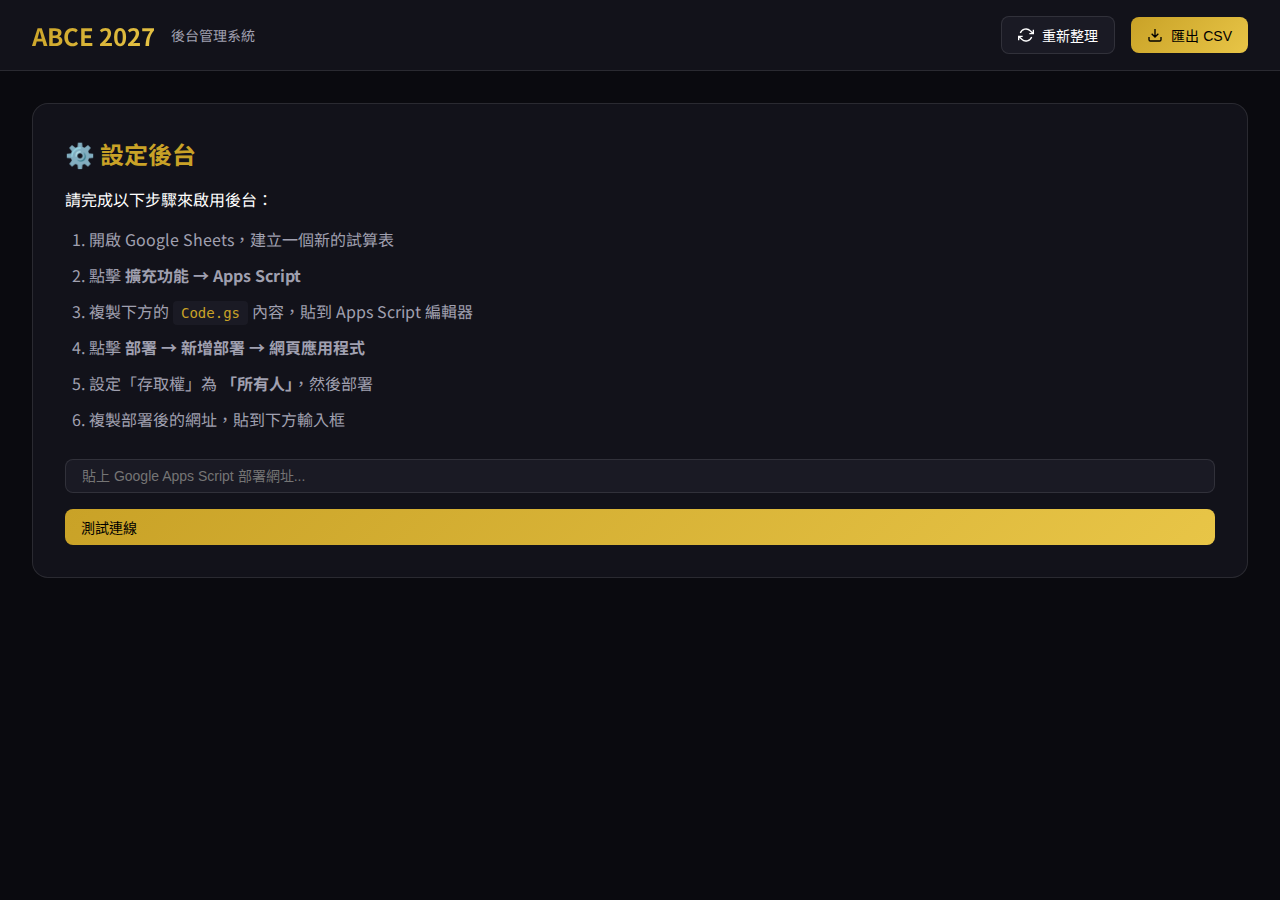
<file: admin.html>
<!DOCTYPE html>
<html lang="zh-TW">
<head>
  <meta charset="UTF-8">
  <meta name="viewport" content="width=device-width, initial-scale=1.0">
  <title>ABCE 2027 後台管理</title>
  <link rel="preconnect" href="https://fonts.googleapis.com">
  <link rel="preconnect" href="https://fonts.gstatic.com" crossorigin>
  <link href="https://fonts.googleapis.com/css2?family=Inter:wght@400;500;600;700&family=Noto+Sans+TC:wght@400;500;600;700&display=swap" rel="stylesheet">
  <style>
    * {
      margin: 0;
      padding: 0;
      box-sizing: border-box;
    }

    :root {
      --color-bg: #0A0A0F;
      --color-bg-secondary: #12121A;
      --color-bg-tertiary: #1A1A24;
      --color-gold: #C9A227;
      --color-gold-light: #E8C547;
      --color-text: #FFFFFF;
      --color-text-secondary: #A0A0B0;
      --color-border: rgba(255, 255, 255, 0.1);
      --color-success: #4CAF50;
      --color-warning: #FF9800;
      --color-danger: #F44336;
    }

    body {
      font-family: 'Noto Sans TC', 'Inter', sans-serif;
      background: var(--color-bg);
      color: var(--color-text);
      min-height: 100vh;
    }

    /* Header */
    .admin-header {
      background: var(--color-bg-secondary);
      border-bottom: 1px solid var(--color-border);
      padding: 1rem 2rem;
      display: flex;
      justify-content: space-between;
      align-items: center;
      position: sticky;
      top: 0;
      z-index: 100;
    }

    .admin-logo {
      display: flex;
      align-items: center;
      gap: 1rem;
    }

    .admin-logo h1 {
      font-size: 1.5rem;
      font-weight: 700;
      background: linear-gradient(135deg, var(--color-gold), var(--color-gold-light));
      -webkit-background-clip: text;
      -webkit-text-fill-color: transparent;
      background-clip: text;
    }

    .admin-logo span {
      color: var(--color-text-secondary);
      font-size: 0.875rem;
    }

    .header-actions {
      display: flex;
      gap: 1rem;
      align-items: center;
    }

    .btn {
      padding: 0.5rem 1rem;
      border-radius: 8px;
      font-size: 0.875rem;
      font-weight: 500;
      cursor: pointer;
      transition: all 0.3s ease;
      border: none;
      display: flex;
      align-items: center;
      gap: 0.5rem;
    }

    .btn-primary {
      background: linear-gradient(135deg, var(--color-gold), var(--color-gold-light));
      color: #000;
    }

    .btn-primary:hover {
      box-shadow: 0 0 20px rgba(201, 162, 39, 0.4);
      transform: translateY(-1px);
    }

    .btn-secondary {
      background: var(--color-bg-tertiary);
      color: var(--color-text);
      border: 1px solid var(--color-border);
    }

    .btn-secondary:hover {
      border-color: var(--color-gold);
    }

    /* Main Content */
    .admin-main {
      padding: 2rem;
      max-width: 1400px;
      margin: 0 auto;
    }

    /* Stats Cards */
    .stats-grid {
      display: grid;
      grid-template-columns: repeat(auto-fit, minmax(200px, 1fr));
      gap: 1.5rem;
      margin-bottom: 2rem;
    }

    .stat-card {
      background: var(--color-bg-secondary);
      border: 1px solid var(--color-border);
      border-radius: 16px;
      padding: 1.5rem;
      transition: all 0.3s ease;
    }

    .stat-card:hover {
      border-color: rgba(201, 162, 39, 0.3);
      transform: translateY(-2px);
    }

    .stat-card .label {
      color: var(--color-text-secondary);
      font-size: 0.875rem;
      margin-bottom: 0.5rem;
    }

    .stat-card .value {
      font-size: 2rem;
      font-weight: 700;
      color: var(--color-gold);
    }

    /* Filters */
    .filters-bar {
      background: var(--color-bg-secondary);
      border: 1px solid var(--color-border);
      border-radius: 12px;
      padding: 1rem 1.5rem;
      margin-bottom: 1.5rem;
      display: flex;
      gap: 1rem;
      flex-wrap: wrap;
      align-items: center;
    }

    .filter-group {
      display: flex;
      align-items: center;
      gap: 0.5rem;
    }

    .filter-group label {
      color: var(--color-text-secondary);
      font-size: 0.875rem;
    }

    .filter-input {
      background: var(--color-bg-tertiary);
      border: 1px solid var(--color-border);
      border-radius: 8px;
      padding: 0.5rem 1rem;
      color: var(--color-text);
      font-size: 0.875rem;
      outline: none;
      transition: border-color 0.3s ease;
    }

    .filter-input:focus {
      border-color: var(--color-gold);
    }

    /* Table */
    .table-container {
      background: var(--color-bg-secondary);
      border: 1px solid var(--color-border);
      border-radius: 16px;
      overflow: hidden;
    }

    .table-header {
      padding: 1rem 1.5rem;
      border-bottom: 1px solid var(--color-border);
      display: flex;
      justify-content: space-between;
      align-items: center;
    }

    .table-header h2 {
      font-size: 1.25rem;
      font-weight: 600;
    }

    .table-wrapper {
      overflow-x: auto;
    }

    table {
      width: 100%;
      border-collapse: collapse;
    }

    th, td {
      padding: 1rem 1.5rem;
      text-align: left;
      border-bottom: 1px solid var(--color-border);
    }

    th {
      background: var(--color-bg-tertiary);
      color: var(--color-text-secondary);
      font-weight: 500;
      font-size: 0.875rem;
      white-space: nowrap;
    }

    tr:hover {
      background: rgba(201, 162, 39, 0.05);
    }

    td {
      font-size: 0.875rem;
    }

    .tag {
      display: inline-block;
      padding: 0.25rem 0.5rem;
      border-radius: 4px;
      font-size: 0.75rem;
      margin: 0.125rem;
      background: rgba(201, 162, 39, 0.2);
      color: var(--color-gold);
    }

    .status-badge {
      display: inline-flex;
      align-items: center;
      gap: 0.25rem;
      padding: 0.25rem 0.75rem;
      border-radius: 20px;
      font-size: 0.75rem;
      font-weight: 500;
    }

    .status-new {
      background: rgba(76, 175, 80, 0.2);
      color: var(--color-success);
    }

    .status-contacted {
      background: rgba(255, 152, 0, 0.2);
      color: var(--color-warning);
    }

    .status-done {
      background: rgba(201, 162, 39, 0.2);
      color: var(--color-gold);
    }

    .action-btn {
      background: transparent;
      border: none;
      color: var(--color-text-secondary);
      cursor: pointer;
      padding: 0.5rem;
      border-radius: 4px;
      transition: all 0.3s ease;
    }

    .action-btn:hover {
      color: var(--color-gold);
      background: rgba(201, 162, 39, 0.1);
    }

    /* Empty State */
    .empty-state {
      text-align: center;
      padding: 4rem 2rem;
      color: var(--color-text-secondary);
    }

    .empty-state svg {
      width: 64px;
      height: 64px;
      margin-bottom: 1rem;
      opacity: 0.5;
    }

    /* Loading */
    .loading {
      text-align: center;
      padding: 4rem 2rem;
    }

    .spinner {
      width: 40px;
      height: 40px;
      border: 3px solid var(--color-border);
      border-top-color: var(--color-gold);
      border-radius: 50%;
      animation: spin 1s linear infinite;
      margin: 0 auto 1rem;
    }

    @keyframes spin {
      to { transform: rotate(360deg); }
    }

    /* Modal */
    .modal-overlay {
      position: fixed;
      top: 0;
      left: 0;
      right: 0;
      bottom: 0;
      background: rgba(0, 0, 0, 0.8);
      display: flex;
      align-items: center;
      justify-content: center;
      z-index: 1000;
      opacity: 0;
      visibility: hidden;
      transition: all 0.3s ease;
    }

    .modal-overlay.active {
      opacity: 1;
      visibility: visible;
    }

    .modal {
      background: var(--color-bg-secondary);
      border: 1px solid var(--color-border);
      border-radius: 16px;
      width: 90%;
      max-width: 600px;
      max-height: 80vh;
      overflow-y: auto;
    }

    .modal-header {
      padding: 1.5rem;
      border-bottom: 1px solid var(--color-border);
      display: flex;
      justify-content: space-between;
      align-items: center;
    }

    .modal-header h3 {
      font-size: 1.25rem;
      font-weight: 600;
    }

    .modal-close {
      background: transparent;
      border: none;
      color: var(--color-text-secondary);
      cursor: pointer;
      font-size: 1.5rem;
      line-height: 1;
    }

    .modal-body {
      padding: 1.5rem;
    }

    .detail-row {
      display: flex;
      margin-bottom: 1rem;
      padding-bottom: 1rem;
      border-bottom: 1px solid var(--color-border);
    }

    .detail-row:last-child {
      border-bottom: none;
      margin-bottom: 0;
    }

    .detail-label {
      width: 120px;
      flex-shrink: 0;
      color: var(--color-text-secondary);
      font-size: 0.875rem;
    }

    .detail-value {
      flex: 1;
    }

    /* Setup Guide */
    .setup-guide {
      background: var(--color-bg-secondary);
      border: 1px solid var(--color-border);
      border-radius: 16px;
      padding: 2rem;
      margin-bottom: 2rem;
    }

    .setup-guide h2 {
      color: var(--color-gold);
      margin-bottom: 1rem;
    }

    .setup-guide ol {
      padding-left: 1.5rem;
      color: var(--color-text-secondary);
    }

    .setup-guide li {
      margin-bottom: 0.75rem;
    }

    .setup-guide code {
      background: var(--color-bg-tertiary);
      padding: 0.25rem 0.5rem;
      border-radius: 4px;
      font-size: 0.875rem;
      color: var(--color-gold);
    }

    .config-input {
      width: 100%;
      margin-top: 1rem;
    }

    /* Responsive */
    @media (max-width: 768px) {
      .admin-header {
        flex-direction: column;
        gap: 1rem;
        padding: 1rem;
      }

      .admin-main {
        padding: 1rem;
      }

      .filters-bar {
        flex-direction: column;
        align-items: stretch;
      }

      .filter-group {
        flex-direction: column;
        align-items: stretch;
      }

      th, td {
        padding: 0.75rem 1rem;
      }
    }
  </style>
</head>
<body>
  <header class="admin-header">
    <div class="admin-logo">
      <h1>ABCE 2027</h1>
      <span>後台管理系統</span>
    </div>
    <div class="header-actions">
      <button class="btn btn-secondary" onclick="refreshData()">
        <svg width="16" height="16" viewBox="0 0 24 24" fill="none" stroke="currentColor" stroke-width="2">
          <path d="M23 4v6h-6M1 20v-6h6M3.51 9a9 9 0 0 1 14.85-3.36L23 10M1 14l4.64 4.36A9 9 0 0 0 20.49 15"/>
        </svg>
        重新整理
      </button>
      <button class="btn btn-primary" onclick="exportCSV()">
        <svg width="16" height="16" viewBox="0 0 24 24" fill="none" stroke="currentColor" stroke-width="2">
          <path d="M21 15v4a2 2 0 0 1-2 2H5a2 2 0 0 1-2-2v-4M7 10l5 5 5-5M12 15V3"/>
        </svg>
        匯出 CSV
      </button>
    </div>
  </header>

  <main class="admin-main">
    <!-- Setup Guide (shown when no API URL configured) -->
    <div class="setup-guide" id="setupGuide">
      <h2>⚙️ 設定後台</h2>
      <p style="margin-bottom: 1rem;">請完成以下步驟來啟用後台：</p>
      <ol>
        <li>開啟 Google Sheets，建立一個新的試算表</li>
        <li>點擊 <strong>擴充功能 → Apps Script</strong></li>
        <li>複製下方的 <code>Code.gs</code> 內容，貼到 Apps Script 編輯器</li>
        <li>點擊 <strong>部署 → 新增部署 → 網頁應用程式</strong></li>
        <li>設定「存取權」為 <strong>「所有人」</strong>，然後部署</li>
        <li>複製部署後的網址，貼到下方輸入框</li>
      </ol>
      <input type="text" class="filter-input config-input" id="apiUrlInput"
             placeholder="貼上 Google Apps Script 部署網址..."
             onchange="saveApiUrl(this.value)">
      <button class="btn btn-primary" style="margin-top: 1rem; width: 100%;" onclick="testConnection()">
        測試連線
      </button>
    </div>

    <!-- Stats -->
    <div class="stats-grid" id="statsGrid" style="display: none;">
      <div class="stat-card">
        <div class="label">總提交數</div>
        <div class="value" id="totalCount">0</div>
      </div>
      <div class="stat-card">
        <div class="label">媒合表單</div>
        <div class="value" id="matchmakingCount">0</div>
      </div>
      <div class="stat-card">
        <div class="label">攤位申請</div>
        <div class="value" id="boothCount">0</div>
      </div>
      <div class="stat-card">
        <div class="label">今日新增</div>
        <div class="value" id="todayCount">0</div>
      </div>
    </div>

    <!-- Filters -->
    <div class="filters-bar" id="filtersBar" style="display: none;">
      <div class="filter-group">
        <label>搜尋：</label>
        <input type="text" class="filter-input" id="searchInput" placeholder="姓名、公司、聯絡方式..." oninput="filterData()">
      </div>
      <div class="filter-group">
        <label>類型：</label>
        <select class="filter-input" id="typeFilter" onchange="filterData()">
          <option value="">全部</option>
          <option value="matchmaking">媒合表單</option>
          <option value="booth">攤位申請</option>
        </select>
      </div>
      <div class="filter-group">
        <label>日期：</label>
        <input type="date" class="filter-input" id="dateFilter" onchange="filterData()">
      </div>
    </div>

    <!-- Table -->
    <div class="table-container" id="tableContainer" style="display: none;">
      <div class="table-header">
        <h2>提交紀錄</h2>
        <span id="recordCount">0 筆資料</span>
      </div>
      <div class="table-wrapper">
        <table>
          <thead>
            <tr>
              <th>時間</th>
              <th>類型</th>
              <th>姓名</th>
              <th>公司</th>
              <th>聯絡方式</th>
              <th>需求/產業</th>
              <th>操作</th>
            </tr>
          </thead>
          <tbody id="dataTable">
            <!-- Data will be inserted here -->
          </tbody>
        </table>
      </div>
    </div>

    <!-- Loading -->
    <div class="loading" id="loadingState" style="display: none;">
      <div class="spinner"></div>
      <p>載入資料中...</p>
    </div>

    <!-- Empty State -->
    <div class="empty-state" id="emptyState" style="display: none;">
      <svg viewBox="0 0 24 24" fill="none" stroke="currentColor" stroke-width="1.5">
        <path d="M9 12h6M12 9v6M21 12a9 9 0 1 1-18 0 9 9 0 0 1 18 0z"/>
      </svg>
      <p>目前沒有資料</p>
    </div>
  </main>

  <!-- Detail Modal -->
  <div class="modal-overlay" id="detailModal">
    <div class="modal">
      <div class="modal-header">
        <h3>詳細資料</h3>
        <button class="modal-close" onclick="closeModal()">&times;</button>
      </div>
      <div class="modal-body" id="modalBody">
        <!-- Details will be inserted here -->
      </div>
    </div>
  </div>

  <script>
    // Configuration
    const CONFIG_KEY = 'abce_admin_api_url';
    let API_URL = localStorage.getItem(CONFIG_KEY) || '';
    let allData = [];

    // Initialize
    document.addEventListener('DOMContentLoaded', () => {
      if (API_URL) {
        document.getElementById('apiUrlInput').value = API_URL;
        loadData();
      }
    });

    // Save API URL
    function saveApiUrl(url) {
      API_URL = url.trim();
      localStorage.setItem(CONFIG_KEY, API_URL);
    }

    // Test Connection
    async function testConnection() {
      const url = document.getElementById('apiUrlInput').value.trim();
      if (!url) {
        alert('請輸入 API 網址');
        return;
      }

      saveApiUrl(url);

      try {
        showLoading(true);
        const response = await fetch(url + '?action=test');
        const result = await response.json();

        if (result.success) {
          alert('✅ 連線成功！');
          loadData();
        } else {
          alert('❌ 連線失敗：' + (result.error || '未知錯誤'));
        }
      } catch (error) {
        alert('❌ 連線失敗：' + error.message);
      } finally {
        showLoading(false);
      }
    }

    // Load Data
    async function loadData() {
      if (!API_URL) return;

      showLoading(true);
      document.getElementById('setupGuide').style.display = 'none';

      try {
        const response = await fetch(API_URL + '?action=getAll');
        const result = await response.json();

        if (result.success) {
          allData = result.data || [];
          updateStats();
          renderTable(allData);

          document.getElementById('statsGrid').style.display = 'grid';
          document.getElementById('filtersBar').style.display = 'flex';
          document.getElementById('tableContainer').style.display = 'block';
        } else {
          throw new Error(result.error || '載入失敗');
        }
      } catch (error) {
        console.error('Load error:', error);
        document.getElementById('setupGuide').style.display = 'block';
        alert('載入失敗：' + error.message);
      } finally {
        showLoading(false);
      }
    }

    // Refresh Data
    function refreshData() {
      loadData();
    }

    // Update Stats
    function updateStats() {
      const today = new Date().toISOString().split('T')[0];
      const matchmaking = allData.filter(d => d.type === 'matchmaking');
      const booth = allData.filter(d => d.type === 'booth');
      const todayData = allData.filter(d => d.submittedAt && d.submittedAt.startsWith(today));

      document.getElementById('totalCount').textContent = allData.length;
      document.getElementById('matchmakingCount').textContent = matchmaking.length;
      document.getElementById('boothCount').textContent = booth.length;
      document.getElementById('todayCount').textContent = todayData.length;
    }

    // Render Table
    function renderTable(data) {
      const tbody = document.getElementById('dataTable');

      if (data.length === 0) {
        document.getElementById('tableContainer').style.display = 'none';
        document.getElementById('emptyState').style.display = 'block';
        return;
      }

      document.getElementById('tableContainer').style.display = 'block';
      document.getElementById('emptyState').style.display = 'none';
      document.getElementById('recordCount').textContent = `${data.length} 筆資料`;

      tbody.innerHTML = data.map((item, index) => {
        const date = item.submittedAt ? new Date(item.submittedAt).toLocaleString('zh-TW') : '-';
        const typeLabel = item.type === 'matchmaking' ? '媒合' : '攤位';
        const typeClass = item.type === 'matchmaking' ? 'status-new' : 'status-contacted';

        // Get contact info
        let contact = '-';
        if (item.contactType && item.contact) {
          contact = `${item.contactType}: ${item.contact}`;
        } else if (item.email) {
          contact = item.email;
        } else if (item.phone) {
          contact = item.phone;
        }

        // Get needs/industries
        let needs = [];
        if (item.resourceNeeded && item.resourceNeeded.length) {
          needs = needs.concat(item.resourceNeeded.slice(0, 2));
        }
        if (item.targetIndustries && item.targetIndustries.length) {
          needs = needs.concat(item.targetIndustries.slice(0, 2));
        }
        if (item.industry) {
          needs.push(item.industry);
        }

        return `
          <tr>
            <td>${date}</td>
            <td><span class="status-badge ${typeClass}">${typeLabel}</span></td>
            <td>${item.name || '-'}</td>
            <td>${item.company || '-'}</td>
            <td>${contact}</td>
            <td>${needs.map(n => `<span class="tag">${n}</span>`).join('') || '-'}</td>
            <td>
              <button class="action-btn" onclick="showDetail(${index})" title="查看詳情">
                <svg width="16" height="16" viewBox="0 0 24 24" fill="none" stroke="currentColor" stroke-width="2">
                  <path d="M1 12s4-8 11-8 11 8 11 8-4 8-11 8-11-8-11-8z"/>
                  <circle cx="12" cy="12" r="3"/>
                </svg>
              </button>
            </td>
          </tr>
        `;
      }).join('');
    }

    // Filter Data
    function filterData() {
      const search = document.getElementById('searchInput').value.toLowerCase();
      const type = document.getElementById('typeFilter').value;
      const date = document.getElementById('dateFilter').value;

      let filtered = allData;

      if (search) {
        filtered = filtered.filter(d =>
          (d.name && d.name.toLowerCase().includes(search)) ||
          (d.company && d.company.toLowerCase().includes(search)) ||
          (d.contact && d.contact.toLowerCase().includes(search)) ||
          (d.email && d.email.toLowerCase().includes(search))
        );
      }

      if (type) {
        filtered = filtered.filter(d => d.type === type);
      }

      if (date) {
        filtered = filtered.filter(d => d.submittedAt && d.submittedAt.startsWith(date));
      }

      renderTable(filtered);
    }

    // Show Detail
    function showDetail(index) {
      const item = allData[index];
      const modal = document.getElementById('detailModal');
      const body = document.getElementById('modalBody');

      const fields = [
        { label: '類型', value: item.type === 'matchmaking' ? '媒合表單' : '攤位申請' },
        { label: '姓名', value: item.name },
        { label: '公司', value: item.company },
        { label: '聯絡方式', value: item.contactType ? `${item.contactType}: ${item.contact}` : (item.email || item.phone || '-') },
        { label: '需要的資源', value: item.resourceNeeded ? item.resourceNeeded.join('、') : '-' },
        { label: '其他資源說明', value: item.resourceOtherText || '-' },
        { label: '想媒合的產業', value: item.targetIndustries ? item.targetIndustries.join('、') : '-' },
        { label: '自由描述', value: item.freeDescription || '-' },
        { label: '產業', value: item.industry || '-' },
        { label: '公司介紹', value: item.companyIntro || '-' },
        { label: '產品服務', value: item.products || '-' },
        { label: '攤位數量', value: item.boothCount || '-' },
        { label: '統一編號', value: item.taxId || '-' },
        { label: '特殊需求', value: item.specialRequest || '-' },
        { label: '語言', value: item.language || '-' },
        { label: '提交時間', value: item.submittedAt ? new Date(item.submittedAt).toLocaleString('zh-TW') : '-' },
      ];

      body.innerHTML = fields
        .filter(f => f.value && f.value !== '-')
        .map(f => `
          <div class="detail-row">
            <div class="detail-label">${f.label}</div>
            <div class="detail-value">${f.value}</div>
          </div>
        `).join('');

      modal.classList.add('active');
    }

    // Close Modal
    function closeModal() {
      document.getElementById('detailModal').classList.remove('active');
    }

    // Export CSV
    function exportCSV() {
      if (allData.length === 0) {
        alert('沒有資料可匯出');
        return;
      }

      const headers = ['提交時間', '類型', '姓名', '公司', '聯絡方式', '聯絡資訊', '需要的資源', '其他資源', '想媒合的產業', '自由描述', '產業', '公司介紹', '產品服務', '攤位數量', '統一編號', '特殊需求', '語言'];

      const rows = allData.map(d => [
        d.submittedAt || '',
        d.type === 'matchmaking' ? '媒合表單' : '攤位申請',
        d.name || '',
        d.company || '',
        d.contactType || '',
        d.contact || d.email || d.phone || '',
        d.resourceNeeded ? d.resourceNeeded.join('、') : '',
        d.resourceOtherText || '',
        d.targetIndustries ? d.targetIndustries.join('、') : '',
        d.freeDescription || '',
        d.industry || '',
        d.companyIntro || '',
        d.products || '',
        d.boothCount || '',
        d.taxId || '',
        d.specialRequest || '',
        d.language || ''
      ]);

      const csvContent = [headers, ...rows]
        .map(row => row.map(cell => `"${String(cell).replace(/"/g, '""')}"`).join(','))
        .join('\n');

      const BOM = '\uFEFF';
      const blob = new Blob([BOM + csvContent], { type: 'text/csv;charset=utf-8;' });
      const link = document.createElement('a');
      link.href = URL.createObjectURL(blob);
      link.download = `ABCE2027_submissions_${new Date().toISOString().split('T')[0]}.csv`;
      link.click();
    }

    // Show Loading
    function showLoading(show) {
      document.getElementById('loadingState').style.display = show ? 'block' : 'none';
    }

    // Close modal on overlay click
    document.getElementById('detailModal').addEventListener('click', (e) => {
      if (e.target.classList.contains('modal-overlay')) {
        closeModal();
      }
    });

    // Close modal on ESC
    document.addEventListener('keydown', (e) => {
      if (e.key === 'Escape') closeModal();
    });
  </script>
</body>
</html>
</file>
<file: css/style.css>
/* ===== CSS Variables ===== */
:root {
  --color-primary: #C8102E;
  --color-primary-dark: #A00D24;
  --color-primary-light: #E8304A;
  --color-gold: #FFD700;
  --color-dark-blue: #1E3A5F;
  --color-white: #FFFFFF;
  --color-light-gray: #F5F5F5;
  --color-gray: #E5E5E5;
  --color-text-primary: #1A1A1A;
  --color-text-secondary: #666666;
  --color-success: #22C55E;
  --color-error: #EF4444;

  --font-family: 'Noto Sans TC', 'Noto Sans JP', 'Noto Sans KR', 'Noto Sans', sans-serif;
  --shadow-sm: 0 1px 2px rgba(0, 0, 0, 0.05);
  --shadow-md: 0 4px 6px rgba(0, 0, 0, 0.1);
  --shadow-lg: 0 10px 25px rgba(0, 0, 0, 0.15);
  --radius-sm: 4px;
  --radius-md: 8px;
  --radius-lg: 12px;
  --radius-xl: 16px;
}

/* ===== Reset & Base ===== */
*, *::before, *::after {
  box-sizing: border-box;
  margin: 0;
  padding: 0;
}

html {
  scroll-behavior: smooth;
}

body {
  font-family: var(--font-family);
  font-size: 16px;
  line-height: 1.6;
  color: var(--color-text-primary);
  background: var(--color-white);
  overflow-x: hidden;
}

a {
  color: inherit;
  text-decoration: none;
}

ul, ol {
  list-style: none;
}

img {
  max-width: 100%;
  height: auto;
}

/* ===== Container ===== */
.container {
  max-width: 1200px;
  margin: 0 auto;
  padding: 0 20px;
}

/* ===== Header ===== */
.header {
  position: fixed;
  top: 0;
  left: 0;
  right: 0;
  z-index: 1000;
  background: rgba(255, 255, 255, 0.95);
  backdrop-filter: blur(10px);
  box-shadow: var(--shadow-sm);
}

.header-content {
  display: flex;
  align-items: center;
  justify-content: space-between;
  padding: 16px 20px;
}

.logo {
  display: flex;
  align-items: baseline;
  gap: 4px;
}

.logo-text {
  font-size: 28px;
  font-weight: 700;
  color: var(--color-primary);
}

.logo-year {
  font-size: 16px;
  font-weight: 500;
  color: var(--color-dark-blue);
}

.nav {
  display: flex;
  gap: 32px;
}

.nav-link {
  font-weight: 500;
  color: var(--color-text-primary);
  transition: color 0.3s;
}

.nav-link:hover {
  color: var(--color-primary);
}

.language-switcher {
  display: flex;
  gap: 8px;
}

.lang-btn {
  padding: 6px 12px;
  font-size: 13px;
  font-weight: 500;
  background: transparent;
  border: 1px solid var(--color-gray);
  border-radius: var(--radius-sm);
  cursor: pointer;
  transition: all 0.3s;
}

.lang-btn:hover {
  border-color: var(--color-primary);
  color: var(--color-primary);
}

.lang-btn.active {
  background: var(--color-primary);
  border-color: var(--color-primary);
  color: var(--color-white);
}

.mobile-menu-btn {
  display: none;
  flex-direction: column;
  gap: 5px;
  padding: 8px;
  background: none;
  border: none;
  cursor: pointer;
}

.mobile-menu-btn span {
  display: block;
  width: 24px;
  height: 2px;
  background: var(--color-text-primary);
  transition: all 0.3s;
}

/* ===== Hero Section ===== */
.hero {
  position: relative;
  min-height: 100vh;
  display: flex;
  align-items: center;
  justify-content: center;
  background: linear-gradient(135deg, var(--color-dark-blue) 0%, #2d4a6f 100%);
  overflow: hidden;
}

.hero-overlay {
  position: absolute;
  inset: 0;
  background: url('data:image/svg+xml,<svg xmlns="http://www.w3.org/2000/svg" viewBox="0 0 100 100"><circle cx="50" cy="50" r="1" fill="rgba(255,255,255,0.1)"/></svg>');
  background-size: 50px 50px;
  opacity: 0.5;
}

.hero-content {
  position: relative;
  text-align: center;
  color: var(--color-white);
  padding: 120px 20px 80px;
}

.hero-title {
  font-size: clamp(48px, 10vw, 80px);
  font-weight: 700;
  margin-bottom: 8px;
  letter-spacing: 2px;
}

.hero-subtitle {
  font-size: clamp(24px, 4vw, 36px);
  font-weight: 500;
  margin-bottom: 4px;
}

.hero-fullname {
  font-size: 18px;
  opacity: 0.9;
  margin-bottom: 24px;
}

.hero-info {
  display: flex;
  justify-content: center;
  gap: 32px;
  margin-bottom: 32px;
}

.hero-info-item {
  display: flex;
  align-items: center;
  gap: 8px;
  font-size: 18px;
}

.hero-info-item .icon {
  width: 20px;
  height: 20px;
}

.hero-stats {
  display: flex;
  justify-content: center;
  gap: 48px;
  margin-bottom: 40px;
}

.hero-stat {
  display: flex;
  flex-direction: column;
  align-items: center;
}

.hero-stat-number {
  font-size: 48px;
  font-weight: 700;
  color: var(--color-gold);
}

.hero-stat-label {
  font-size: 16px;
  opacity: 0.9;
}

.hero-cta {
  display: flex;
  justify-content: center;
  gap: 16px;
  flex-wrap: wrap;
}

.hero-scroll {
  position: absolute;
  bottom: 32px;
  left: 50%;
  transform: translateX(-50%);
  animation: bounce 2s infinite;
}

.hero-scroll svg {
  width: 32px;
  height: 32px;
  color: var(--color-white);
  opacity: 0.7;
}

@keyframes bounce {
  0%, 20%, 50%, 80%, 100% { transform: translateX(-50%) translateY(0); }
  40% { transform: translateX(-50%) translateY(-10px); }
  60% { transform: translateX(-50%) translateY(-5px); }
}

/* ===== Buttons ===== */
.btn {
  display: inline-flex;
  align-items: center;
  justify-content: center;
  padding: 12px 24px;
  font-size: 16px;
  font-weight: 600;
  border-radius: var(--radius-md);
  border: 2px solid transparent;
  cursor: pointer;
  transition: all 0.3s;
  text-decoration: none;
}

.btn-primary {
  background: var(--color-primary);
  color: var(--color-white);
  border-color: var(--color-primary);
}

.btn-primary:hover {
  background: var(--color-primary-dark);
  border-color: var(--color-primary-dark);
}

.btn-secondary {
  background: transparent;
  color: var(--color-white);
  border-color: var(--color-white);
}

.btn-secondary:hover {
  background: var(--color-white);
  color: var(--color-primary);
}

.btn-lg {
  padding: 16px 32px;
  font-size: 18px;
}

.btn-full {
  width: 100%;
}

/* ===== Stats Section ===== */
.stats {
  padding: 60px 0;
  background: var(--color-light-gray);
}

.stats-grid {
  display: grid;
  grid-template-columns: repeat(4, 1fr);
  gap: 24px;
}

.stat-card {
  background: var(--color-white);
  padding: 32px 24px;
  border-radius: var(--radius-lg);
  text-align: center;
  box-shadow: var(--shadow-md);
}

.stat-icon {
  font-size: 40px;
  margin-bottom: 12px;
}

.stat-number {
  font-size: 36px;
  font-weight: 700;
  color: var(--color-primary);
  margin-bottom: 4px;
}

.stat-label {
  font-size: 16px;
  color: var(--color-text-secondary);
}

/* ===== Section Styles ===== */
.section-title {
  font-size: 36px;
  font-weight: 700;
  text-align: center;
  margin-bottom: 12px;
  color: var(--color-text-primary);
}

.section-subtitle {
  font-size: 18px;
  text-align: center;
  color: var(--color-text-secondary);
  max-width: 600px;
  margin: 0 auto 48px;
}

/* ===== Features Section ===== */
.features {
  padding: 80px 0;
}

.features-grid {
  display: grid;
  grid-template-columns: repeat(2, 1fr);
  gap: 32px;
}

.feature-card {
  background: var(--color-white);
  padding: 48px 32px;
  border-radius: var(--radius-xl);
  text-align: center;
  box-shadow: var(--shadow-lg);
  border: 1px solid var(--color-gray);
  transition: transform 0.3s, box-shadow 0.3s;
}

.feature-card:hover {
  transform: translateY(-4px);
  box-shadow: 0 20px 40px rgba(0, 0, 0, 0.15);
}

.feature-icon {
  font-size: 56px;
  margin-bottom: 20px;
}

.feature-title {
  font-size: 24px;
  font-weight: 700;
  margin-bottom: 16px;
  color: var(--color-dark-blue);
}

.feature-desc {
  font-size: 16px;
  color: var(--color-text-secondary);
  margin-bottom: 24px;
  line-height: 1.7;
}

/* ===== Demo Section ===== */
.demo {
  padding: 80px 0;
  background: var(--color-light-gray);
}

.demo-video-wrapper {
  max-width: 800px;
  margin: 0 auto;
}

.demo-placeholder {
  aspect-ratio: 16/9;
  background: linear-gradient(135deg, var(--color-dark-blue), #2d4a6f);
  border-radius: var(--radius-xl);
  display: flex;
  align-items: center;
  justify-content: center;
  box-shadow: var(--shadow-lg);
}

.demo-placeholder-content {
  text-align: center;
  color: var(--color-white);
}

.demo-icon {
  font-size: 64px;
  margin-bottom: 16px;
}

.demo-placeholder-content p {
  font-size: 20px;
  margin-bottom: 8px;
}

.demo-note {
  font-size: 14px !important;
  opacity: 0.8;
}

/* ===== Matchmaking Section ===== */
.matchmaking {
  padding: 80px 0;
}

/* ===== Form Styles ===== */
.form {
  max-width: 800px;
  margin: 0 auto;
  background: var(--color-white);
  padding: 48px;
  border-radius: var(--radius-xl);
  box-shadow: var(--shadow-lg);
}

.form-row {
  display: grid;
  grid-template-columns: repeat(2, 1fr);
  gap: 24px;
}

.form-group {
  margin-bottom: 24px;
}

.form-group label {
  display: block;
  font-weight: 600;
  margin-bottom: 8px;
  color: var(--color-text-primary);
}

.required {
  color: var(--color-primary);
}

.form-group input,
.form-group select,
.form-group textarea {
  width: 100%;
  padding: 14px 16px;
  font-size: 16px;
  font-family: inherit;
  border: 2px solid var(--color-gray);
  border-radius: var(--radius-md);
  transition: border-color 0.3s, box-shadow 0.3s;
}

.form-group input:focus,
.form-group select:focus,
.form-group textarea:focus {
  outline: none;
  border-color: var(--color-primary);
  box-shadow: 0 0 0 3px rgba(200, 16, 46, 0.1);
}

.form-group textarea {
  resize: vertical;
  min-height: 100px;
}

.checkbox-grid {
  display: grid;
  grid-template-columns: repeat(3, 1fr);
  gap: 12px;
}

.checkbox-label,
.radio-label {
  display: flex;
  align-items: center;
  gap: 8px;
  padding: 12px 16px;
  background: var(--color-light-gray);
  border-radius: var(--radius-md);
  cursor: pointer;
  transition: background 0.3s;
}

.checkbox-label:hover,
.radio-label:hover {
  background: var(--color-gray);
}

.checkbox-label input,
.radio-label input {
  width: auto;
  accent-color: var(--color-primary);
}

.radio-group {
  display: flex;
  gap: 16px;
}

/* ===== Booth Section ===== */
.booth {
  padding: 80px 0;
  background: var(--color-light-gray);
}

.booth-header {
  display: flex;
  align-items: center;
  justify-content: center;
  gap: 16px;
  margin-bottom: 12px;
  flex-wrap: wrap;
}

.booth-badge {
  display: inline-flex;
  align-items: center;
  gap: 6px;
  padding: 8px 16px;
  background: var(--color-primary);
  color: var(--color-white);
  border-radius: 20px;
  font-weight: 600;
  font-size: 14px;
}

.booth-benefits {
  display: flex;
  justify-content: center;
  gap: 32px;
  margin-bottom: 48px;
  flex-wrap: wrap;
}

.benefit-item {
  display: flex;
  align-items: center;
  gap: 8px;
  font-size: 16px;
  color: var(--color-text-secondary);
}

.benefit-icon {
  font-size: 24px;
}

.booth-form {
  background: var(--color-white);
}

.booth-pricing {
  background: var(--color-light-gray);
  padding: 24px;
  border-radius: var(--radius-lg);
  margin-bottom: 24px;
  text-align: center;
}

.pricing-info {
  display: flex;
  align-items: center;
  justify-content: center;
  gap: 16px;
  margin-bottom: 8px;
}

.pricing-label {
  font-weight: 600;
  color: var(--color-text-secondary);
}

.pricing-amount {
  font-size: 24px;
  font-weight: 700;
  color: var(--color-primary);
}

.pricing-note {
  font-size: 14px;
  color: var(--color-text-secondary);
}

/* ===== Modal ===== */
.modal {
  position: fixed;
  inset: 0;
  z-index: 2000;
  display: none;
  align-items: center;
  justify-content: center;
  padding: 20px;
}

.modal.active {
  display: flex;
}

.modal-overlay {
  position: absolute;
  inset: 0;
  background: rgba(0, 0, 0, 0.6);
  backdrop-filter: blur(4px);
}

.modal-content {
  position: relative;
  background: var(--color-white);
  padding: 48px;
  border-radius: var(--radius-xl);
  max-width: 500px;
  width: 100%;
  text-align: center;
  box-shadow: var(--shadow-lg);
  animation: modalIn 0.3s ease;
}

@keyframes modalIn {
  from {
    opacity: 0;
    transform: scale(0.9) translateY(20px);
  }
  to {
    opacity: 1;
    transform: scale(1) translateY(0);
  }
}

.modal-close {
  position: absolute;
  top: 16px;
  right: 16px;
  width: 32px;
  height: 32px;
  font-size: 24px;
  background: none;
  border: none;
  cursor: pointer;
  color: var(--color-text-secondary);
  transition: color 0.3s;
}

.modal-close:hover {
  color: var(--color-text-primary);
}

.result-icon {
  font-size: 64px;
  margin-bottom: 16px;
}

.result-title {
  font-size: 28px;
  font-weight: 700;
  margin-bottom: 12px;
  color: var(--color-text-primary);
}

.result-subtitle {
  font-size: 16px;
  color: var(--color-text-secondary);
  margin-bottom: 24px;
}

.result-stats {
  background: var(--color-light-gray);
  padding: 24px;
  border-radius: var(--radius-lg);
  margin-bottom: 24px;
}

.result-stat-item {
  display: flex;
  justify-content: space-between;
  padding: 12px 0;
  border-bottom: 1px solid var(--color-gray);
}

.result-stat-item:last-child {
  border-bottom: none;
}

.result-stat-label {
  display: flex;
  align-items: center;
  gap: 8px;
}

.result-stat-value {
  font-weight: 700;
  color: var(--color-primary);
}

.result-notice {
  font-size: 14px;
  color: var(--color-text-secondary);
  margin-bottom: 24px;
}

.result-cta {
  display: flex;
  gap: 12px;
  justify-content: center;
  flex-wrap: wrap;
}

/* ===== Gallery Section ===== */
.gallery {
  padding: 80px 0;
}

.gallery-grid {
  display: grid;
  grid-template-columns: repeat(4, 1fr);
  gap: 16px;
}

.gallery-item {
  aspect-ratio: 1;
  border-radius: var(--radius-lg);
  overflow: hidden;
}

.gallery-placeholder {
  width: 100%;
  height: 100%;
  background: linear-gradient(135deg, var(--color-gray), var(--color-light-gray));
  display: flex;
  align-items: center;
  justify-content: center;
  color: var(--color-text-secondary);
  font-size: 14px;
}

/* ===== CTA Section ===== */
.cta-section {
  padding: 100px 0;
  background: linear-gradient(135deg, var(--color-primary), var(--color-primary-dark));
  text-align: center;
  color: var(--color-white);
}

.cta-title {
  font-size: 40px;
  font-weight: 700;
  margin-bottom: 16px;
}

.cta-subtitle {
  font-size: 20px;
  opacity: 0.9;
  margin-bottom: 32px;
}

.cta-buttons {
  display: flex;
  justify-content: center;
  gap: 16px;
  flex-wrap: wrap;
}

.cta-section .btn-primary {
  background: var(--color-white);
  color: var(--color-primary);
  border-color: var(--color-white);
}

.cta-section .btn-primary:hover {
  background: var(--color-gold);
  border-color: var(--color-gold);
}

/* ===== Footer ===== */
.footer {
  background: var(--color-dark-blue);
  color: var(--color-white);
  padding: 60px 0 24px;
}

.footer-content {
  display: grid;
  grid-template-columns: 2fr 1fr 1fr;
  gap: 48px;
  margin-bottom: 48px;
}

.footer-logo {
  display: flex;
  align-items: baseline;
  gap: 4px;
  margin-bottom: 12px;
}

.footer-logo .logo-text {
  font-size: 32px;
  color: var(--color-white);
}

.footer-logo .logo-year {
  font-size: 18px;
  color: var(--color-gold);
}

.footer-tagline {
  font-size: 14px;
  opacity: 0.8;
  margin-bottom: 4px;
}

.footer-contact h4,
.footer-links h4 {
  font-size: 18px;
  font-weight: 600;
  margin-bottom: 20px;
}

.contact-list li {
  display: flex;
  align-items: center;
  gap: 12px;
  margin-bottom: 16px;
  font-size: 15px;
}

.contact-list .icon {
  width: 20px;
  height: 20px;
  opacity: 0.8;
}

.contact-list a {
  color: var(--color-white);
  transition: color 0.3s;
}

.contact-list a:hover {
  color: var(--color-gold);
}

.footer-links ul li {
  margin-bottom: 12px;
}

.footer-links a {
  font-size: 15px;
  opacity: 0.8;
  transition: opacity 0.3s;
}

.footer-links a:hover {
  opacity: 1;
}

.footer-bottom {
  padding-top: 24px;
  border-top: 1px solid rgba(255, 255, 255, 0.1);
  text-align: center;
  font-size: 14px;
  opacity: 0.6;
}

/* ===== Responsive ===== */
@media (max-width: 1024px) {
  .features-grid {
    grid-template-columns: 1fr;
    max-width: 500px;
    margin: 0 auto;
  }

  .stats-grid {
    grid-template-columns: repeat(2, 1fr);
  }

  .gallery-grid {
    grid-template-columns: repeat(2, 1fr);
  }

  .footer-content {
    grid-template-columns: 1fr;
    text-align: center;
    gap: 32px;
  }

  .contact-list li {
    justify-content: center;
  }
}

@media (max-width: 768px) {
  .nav {
    display: none;
  }

  .language-switcher {
    display: none;
  }

  .mobile-menu-btn {
    display: flex;
  }

  .hero-stats {
    flex-direction: column;
    gap: 24px;
  }

  .hero-info {
    flex-direction: column;
    gap: 12px;
  }

  .hero-cta {
    flex-direction: column;
    align-items: center;
  }

  .form {
    padding: 32px 24px;
  }

  .form-row {
    grid-template-columns: 1fr;
    gap: 0;
  }

  .checkbox-grid {
    grid-template-columns: repeat(2, 1fr);
  }

  .radio-group {
    flex-direction: column;
    gap: 8px;
  }

  .booth-benefits {
    flex-direction: column;
    align-items: center;
    gap: 16px;
  }

  .modal-content {
    padding: 32px 24px;
  }

  .result-cta {
    flex-direction: column;
  }

  .cta-title {
    font-size: 28px;
  }
}

@media (max-width: 480px) {
  .stats-grid {
    grid-template-columns: 1fr;
  }

  .gallery-grid {
    grid-template-columns: 1fr;
  }

  .checkbox-grid {
    grid-template-columns: 1fr;
  }

  .section-title {
    font-size: 28px;
  }

  .hero-stat-number {
    font-size: 36px;
  }
}

/* ===== Mobile Menu ===== */
.mobile-nav {
  display: none;
  position: fixed;
  top: 70px;
  left: 0;
  right: 0;
  background: var(--color-white);
  padding: 24px;
  box-shadow: var(--shadow-lg);
  z-index: 999;
}

.mobile-nav.active {
  display: block;
}

.mobile-nav .nav-link {
  display: block;
  padding: 16px 0;
  border-bottom: 1px solid var(--color-gray);
  font-size: 18px;
}

.mobile-nav .language-switcher {
  display: flex;
  flex-wrap: wrap;
  gap: 8px;
  margin-top: 24px;
  padding-top: 24px;
  border-top: 1px solid var(--color-gray);
}

/* ===== Animations ===== */
.fade-in {
  opacity: 0;
  transform: translateY(20px);
  transition: opacity 0.6s, transform 0.6s;
}

.fade-in.visible {
  opacity: 1;
  transform: translateY(0);
}

/* ===== Icon ===== */
.icon {
  width: 20px;
  height: 20px;
  flex-shrink: 0;
}
</file>
